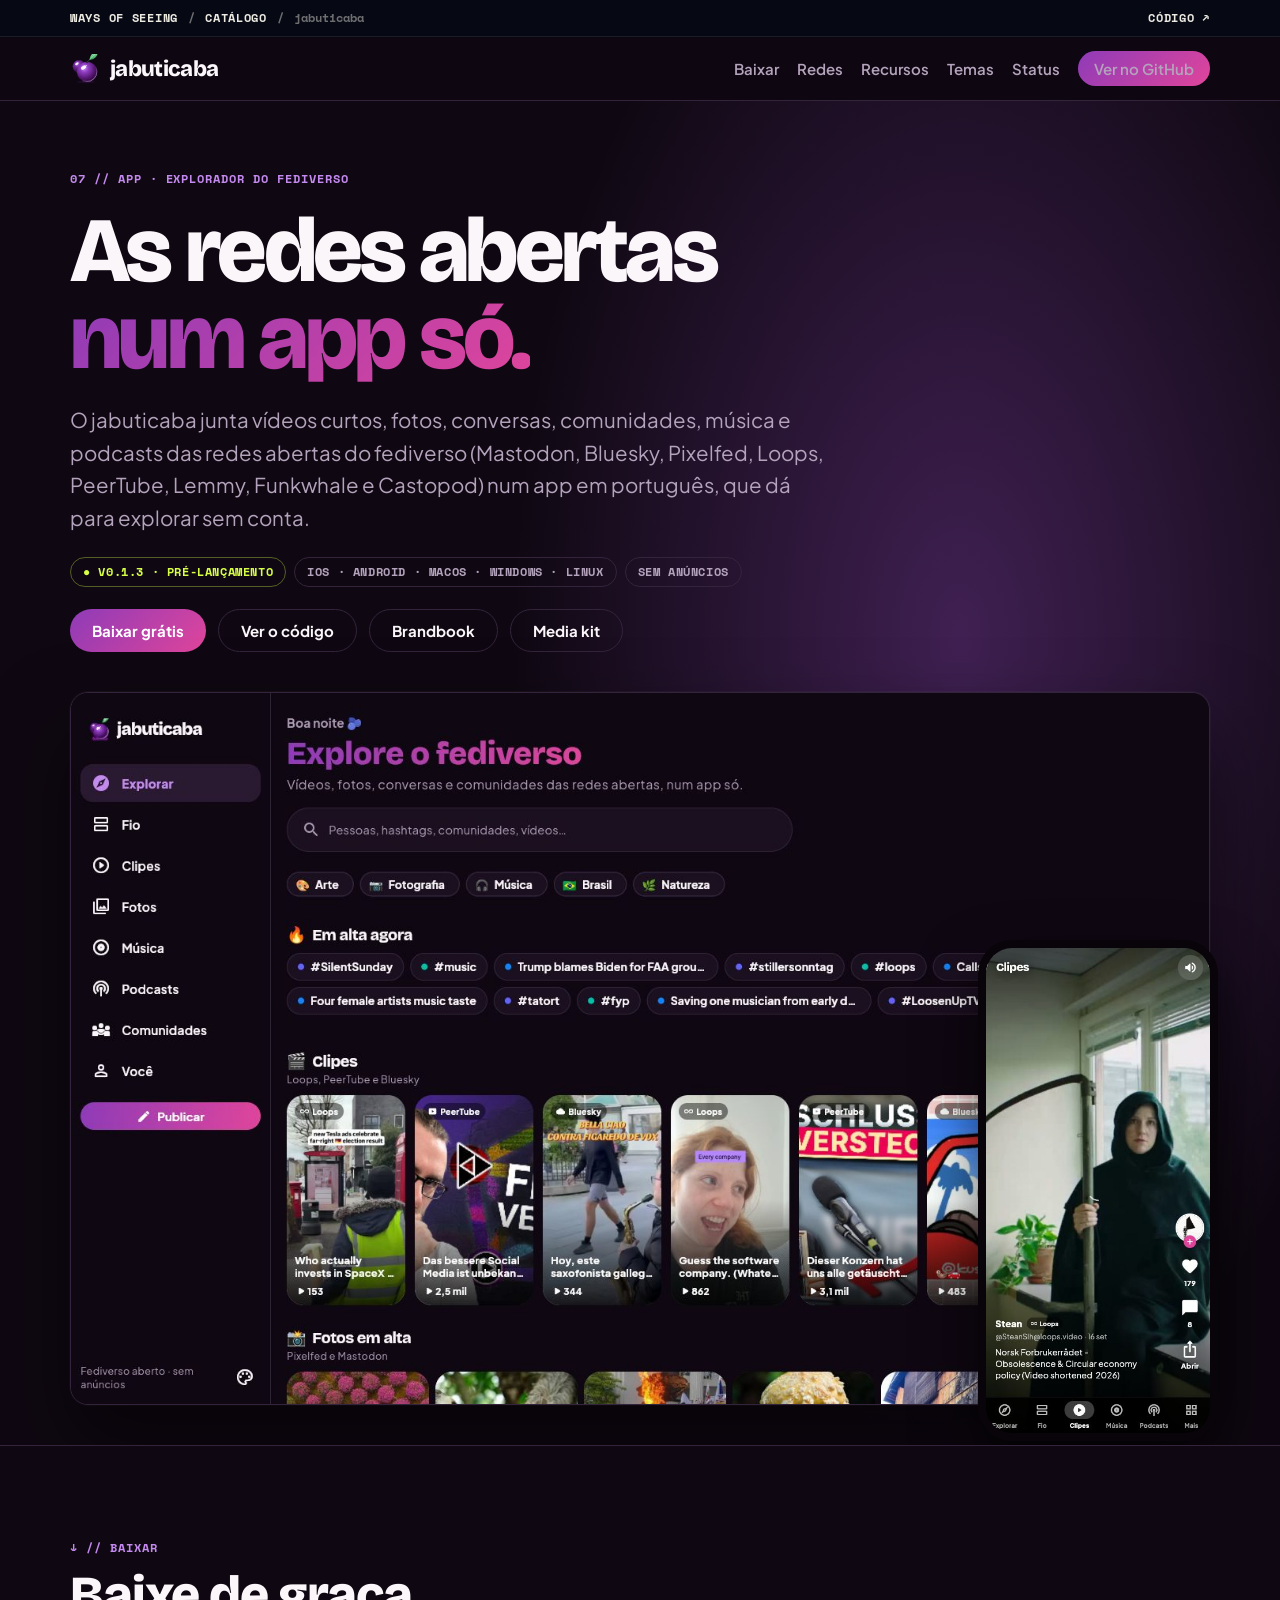
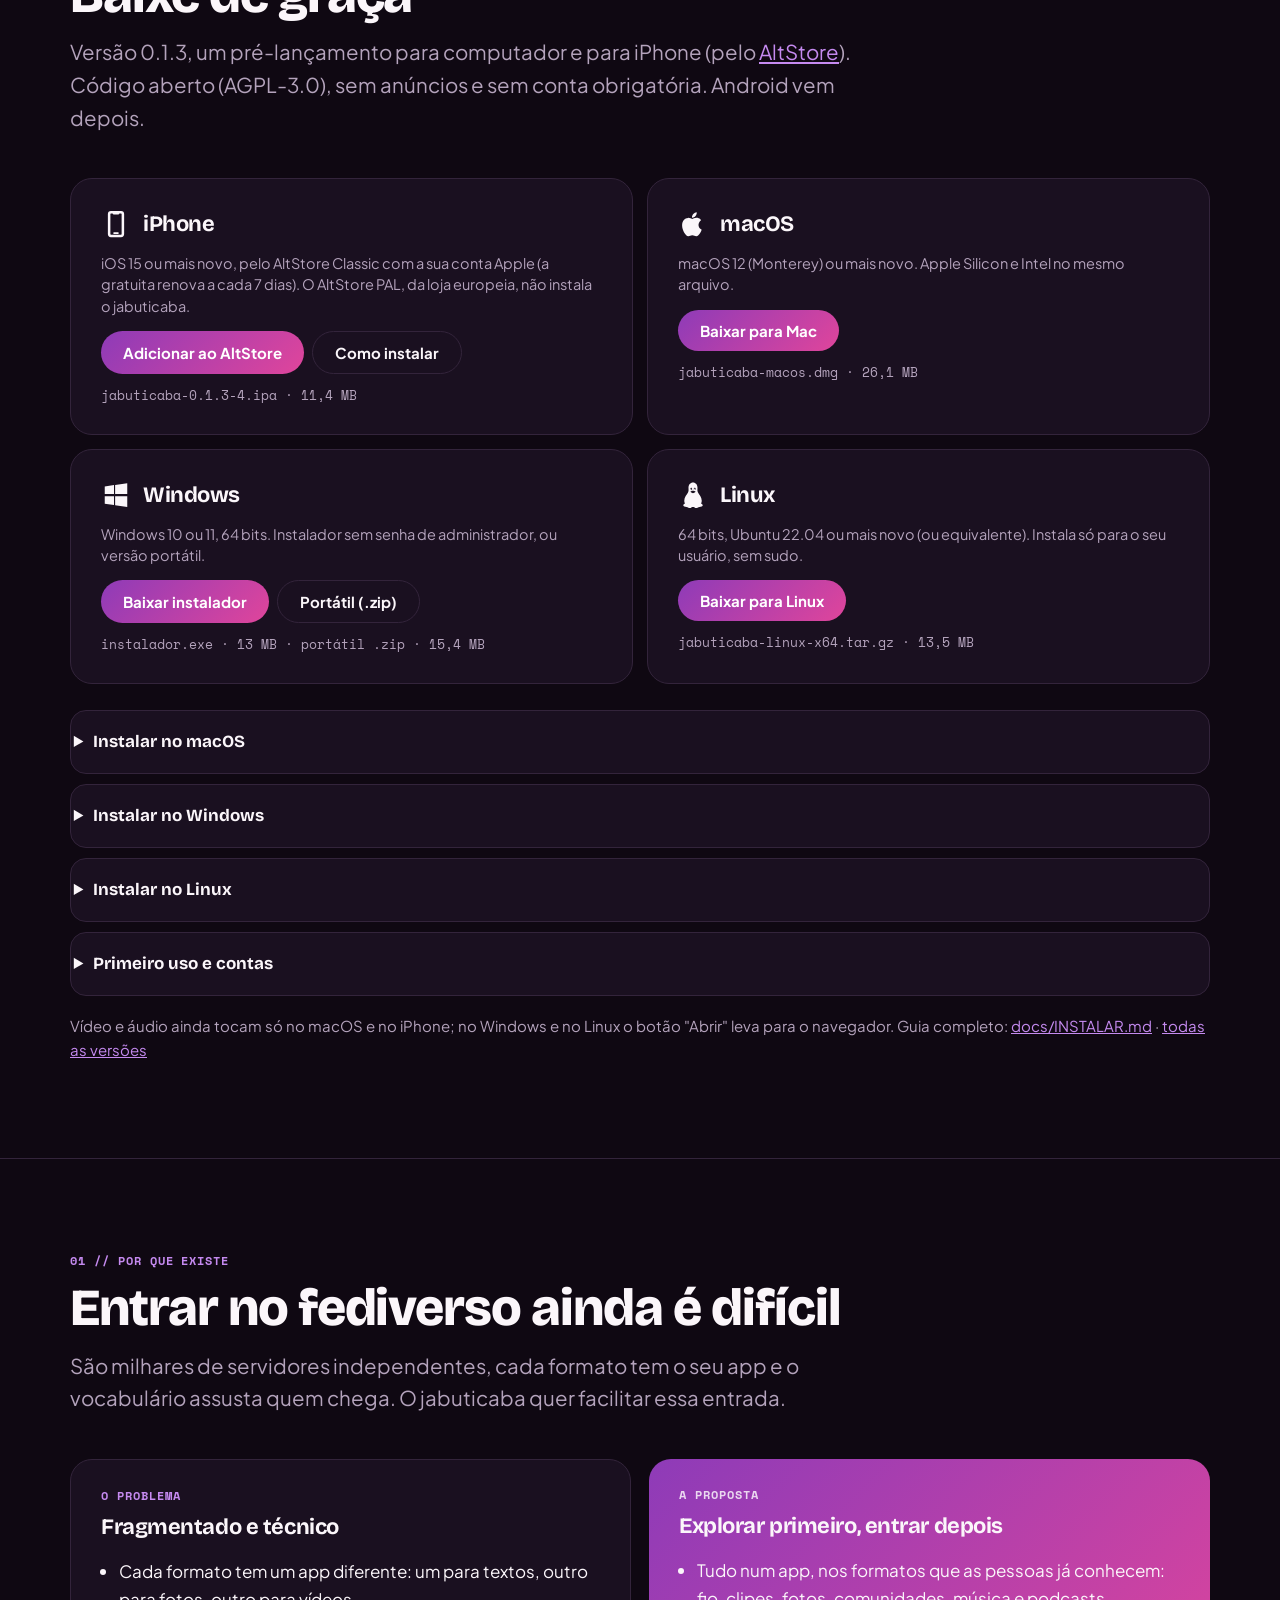
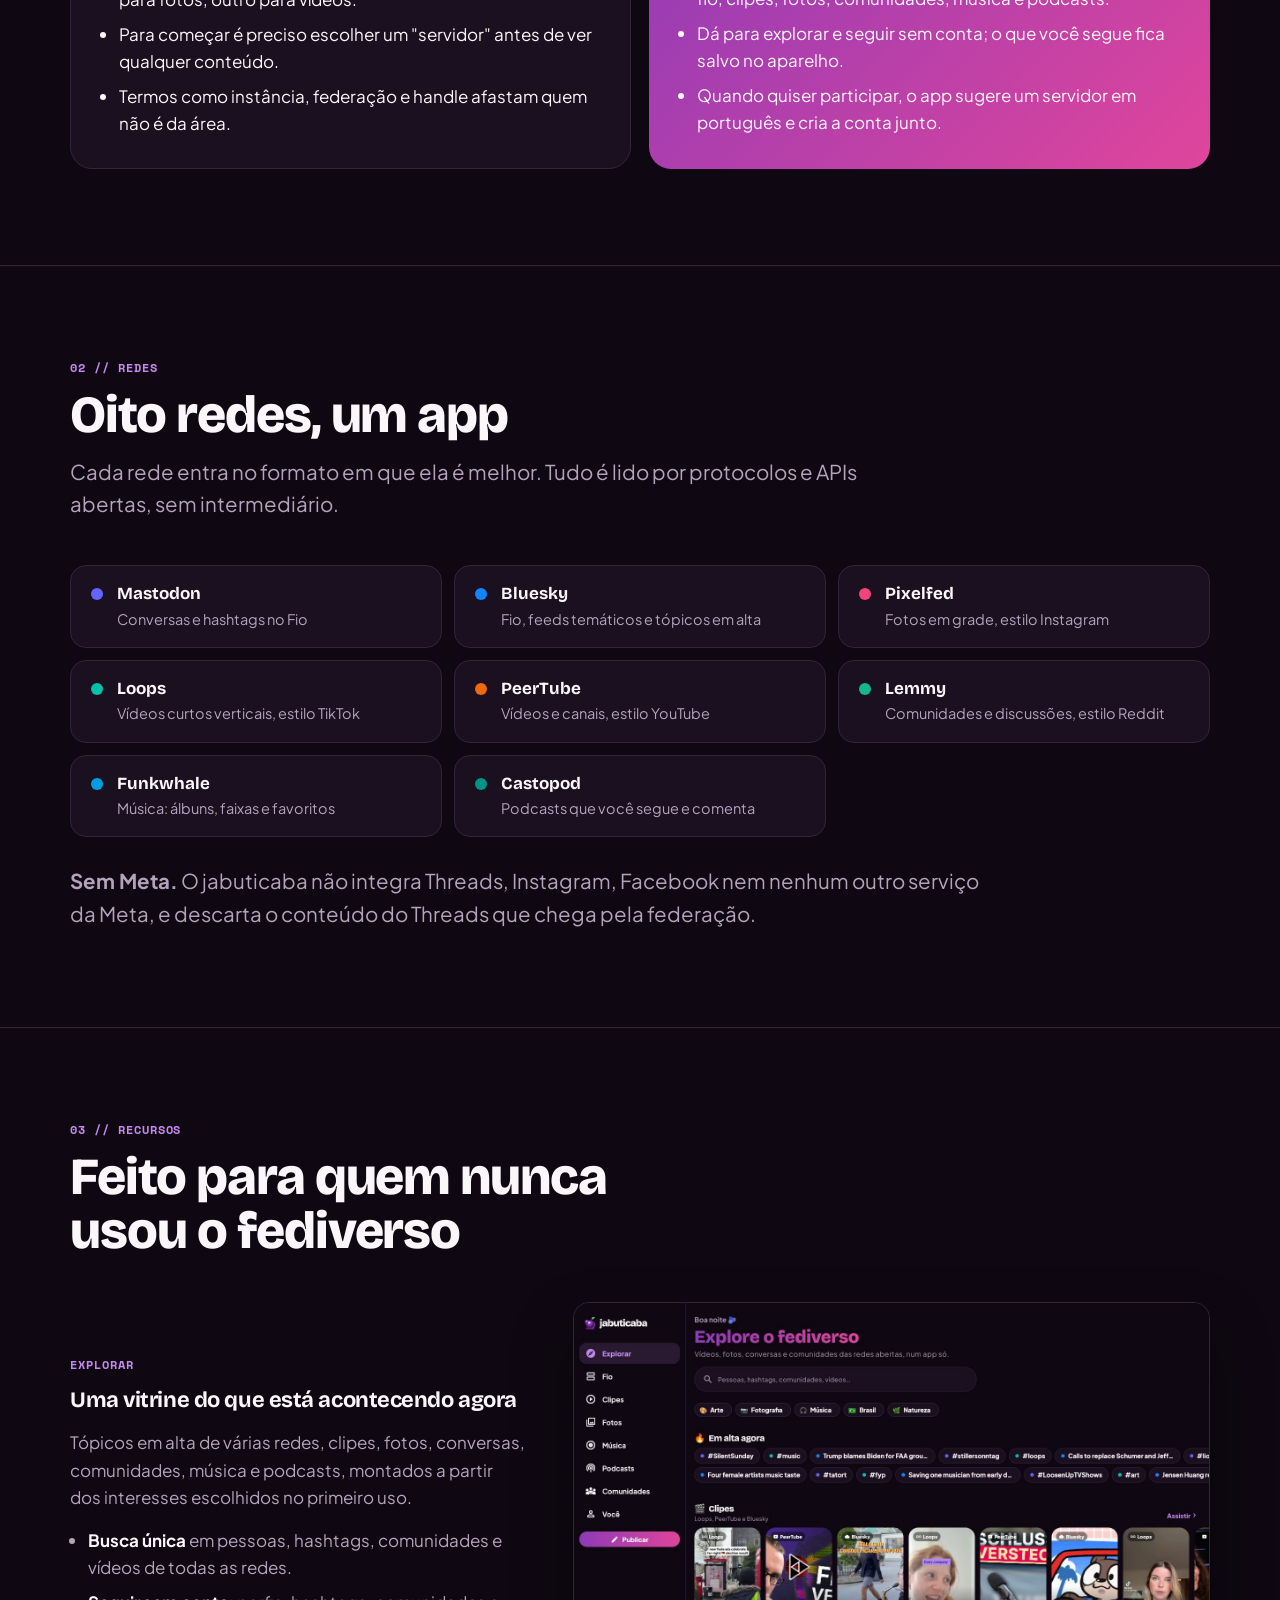
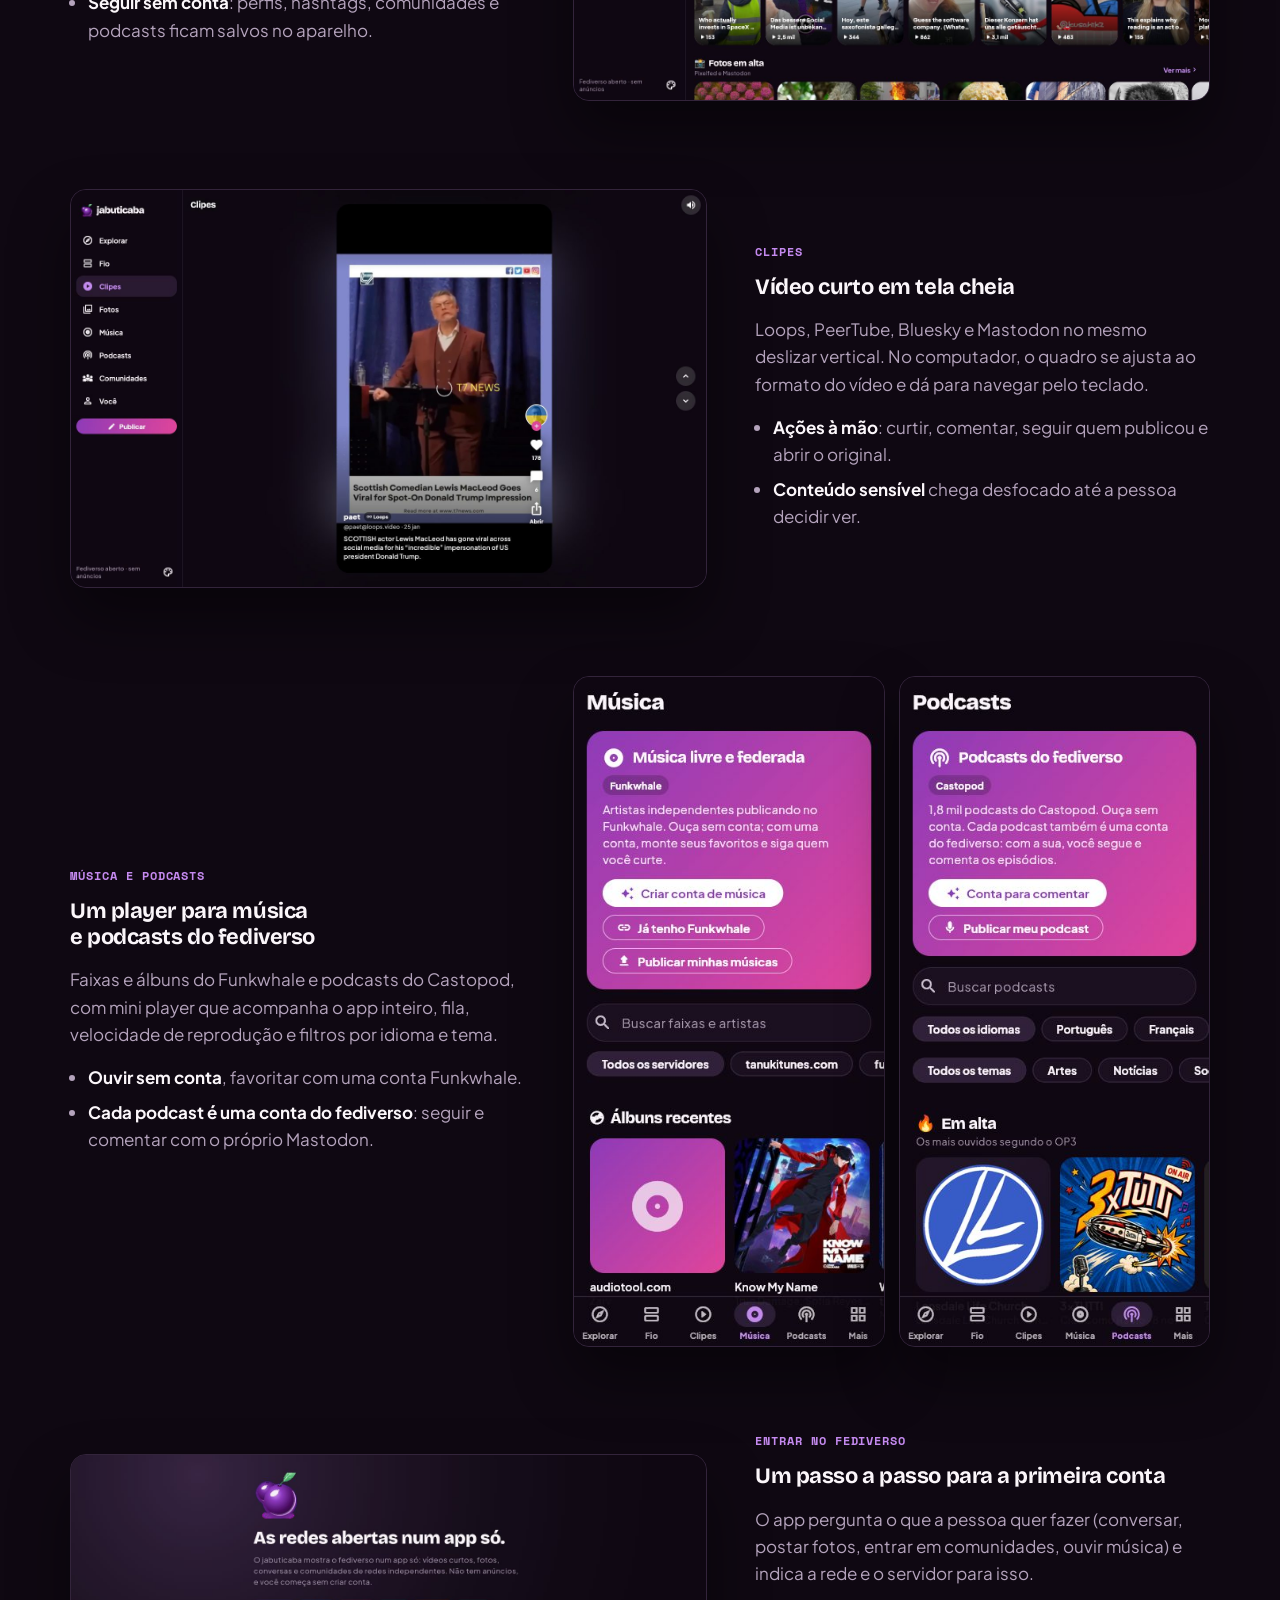
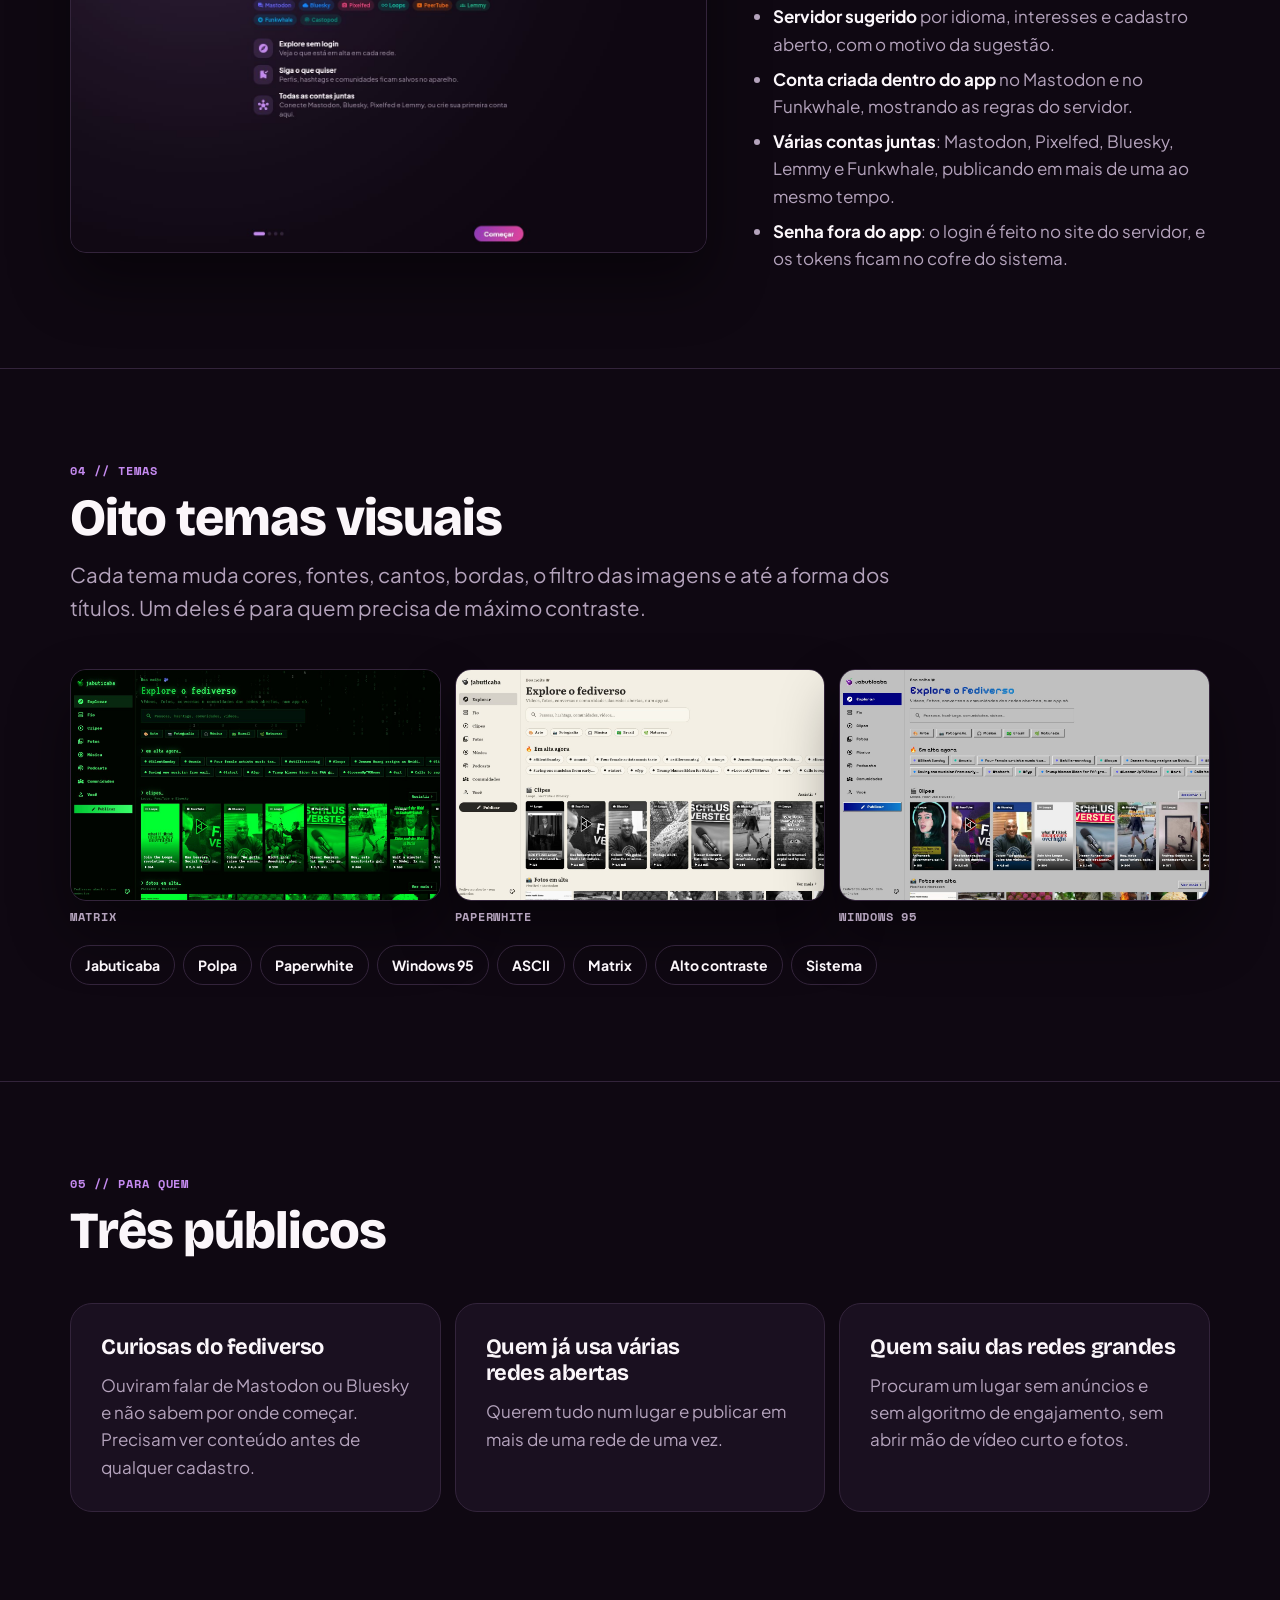
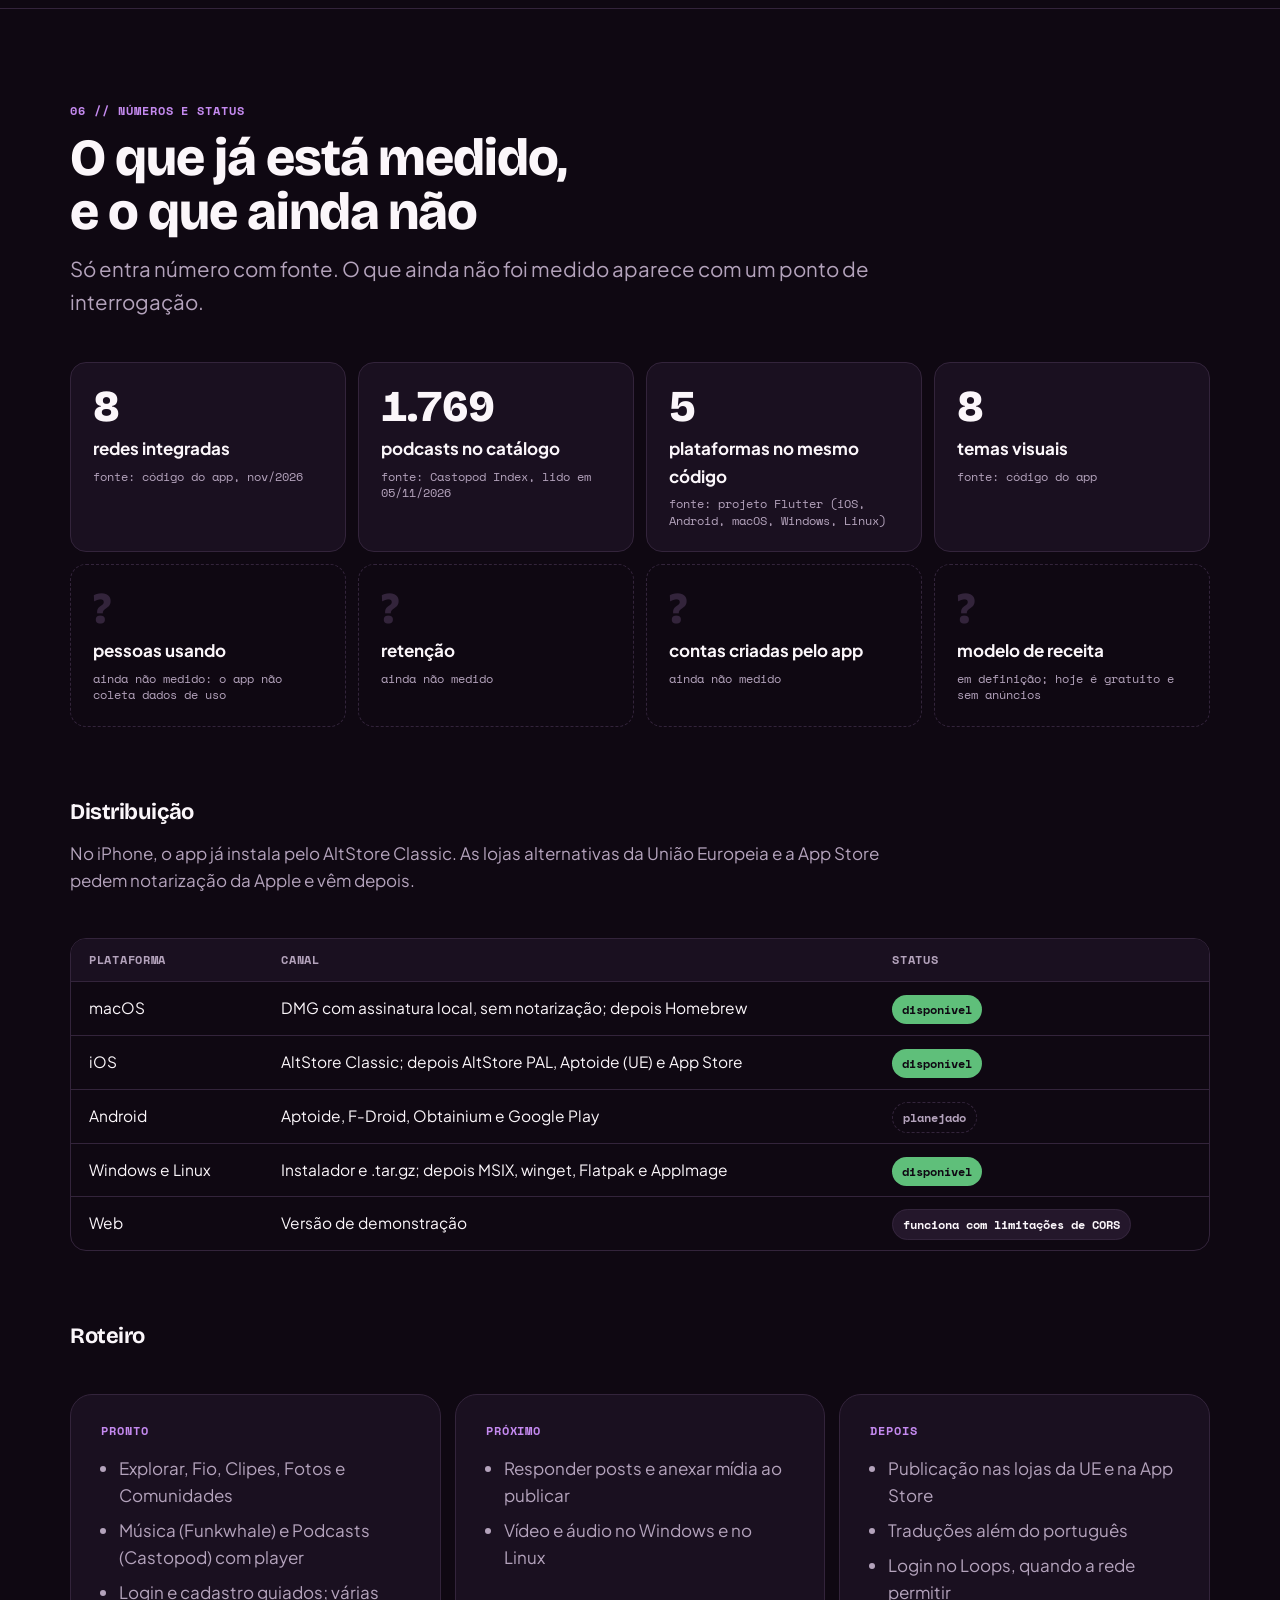
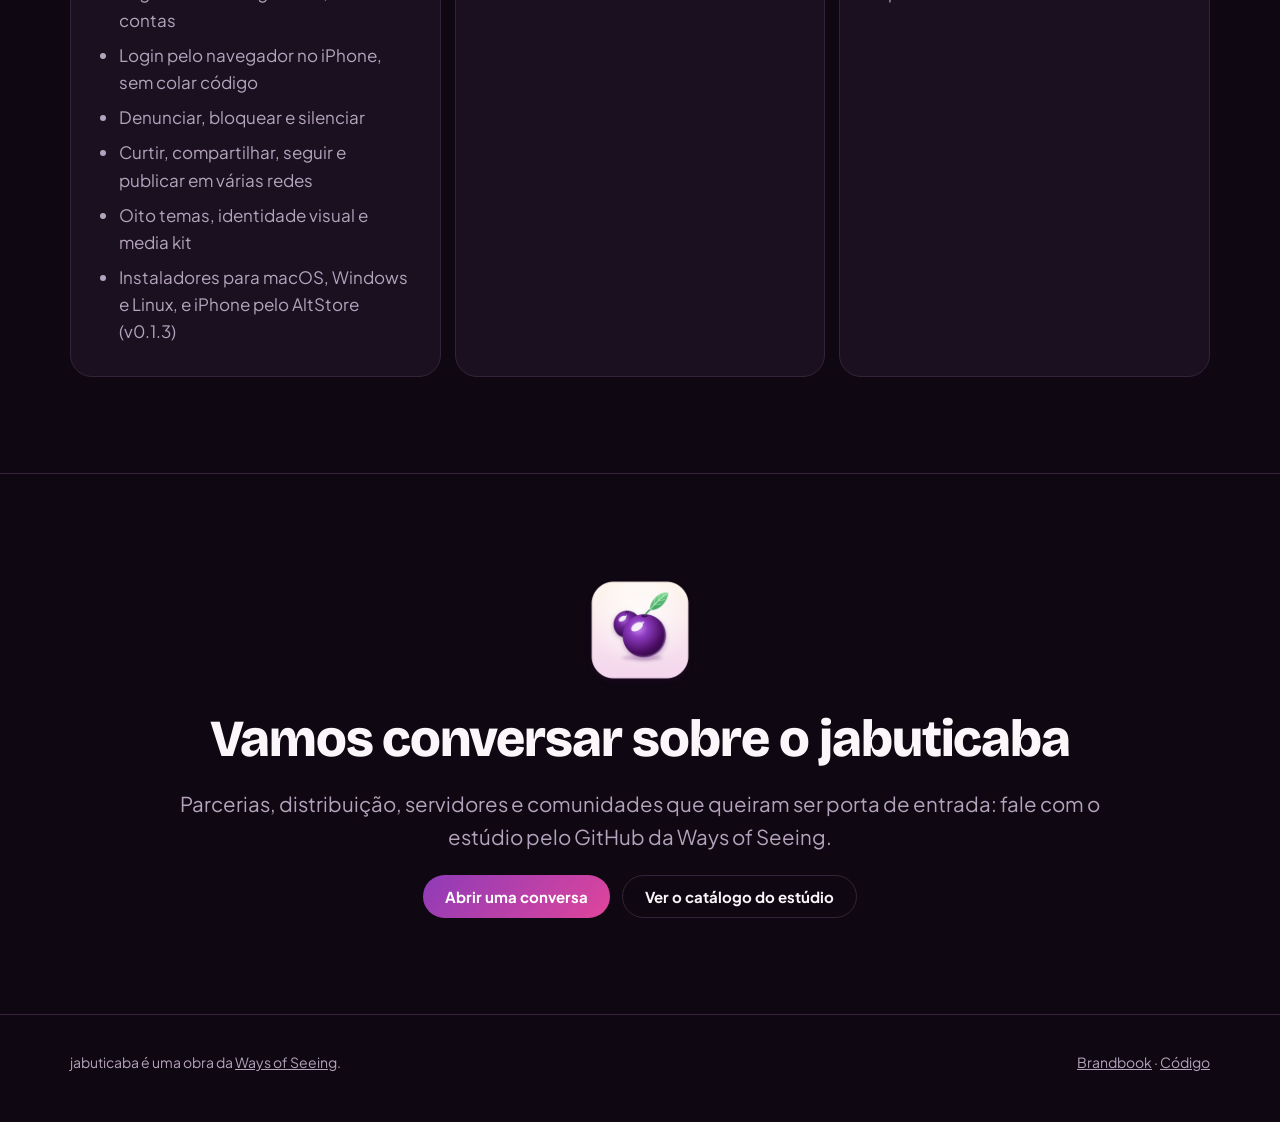
<file: site/index.html>
<!DOCTYPE html>
<html lang="pt-BR">
<head>
  <meta charset="UTF-8">
  <meta name="viewport" content="width=device-width, initial-scale=1.0, viewport-fit=cover">
  <title>jabuticaba · Ways of Seeing</title>
  <meta name="description" content="jabuticaba: as redes abertas do fediverso num app só. Vídeos curtos, fotos, conversas, comunidades, música e podcasts, para explorar sem conta.">

  <meta property="og:type" content="website">
  <meta property="og:url" content="https://ways-of-seeing.github.io/jabuticaba/">
  <meta property="og:title" content="jabuticaba: as redes abertas num app só">
  <meta property="og:description" content="Mastodon, Bluesky, Pixelfed, Loops, PeerTube, Lemmy, Funkwhale e Castopod num app só, para iOS, Android, macOS, Windows e Linux. Sem anúncios e sem nada da Meta.">
  <meta property="og:image" content="https://ways-of-seeing.github.io/jabuticaba/img/og.png">
  <meta property="og:image:width" content="1200">
  <meta property="og:image:height" content="630">
  <meta property="og:locale" content="pt_BR">
  <meta property="og:site_name" content="Ways of Seeing">
  <meta name="twitter:card" content="summary_large_image">
  <meta name="twitter:image" content="https://ways-of-seeing.github.io/jabuticaba/img/og.png">
  <link rel="canonical" href="https://ways-of-seeing.github.io/jabuticaba/">
  <meta name="theme-color" content="#0F0812">

  <link rel="icon" type="image/svg+xml" href="img/logo.svg">
  <link rel="apple-touch-icon" href="img/icone.png">

  <link rel="preconnect" href="https://fonts.googleapis.com">
  <link rel="preconnect" href="https://fonts.gstatic.com" crossorigin>
  <link href="https://fonts.googleapis.com/css2?family=Bricolage+Grotesque:opsz,wght@12..96,700;12..96,800&family=Plus+Jakarta+Sans:wght@400;500;600;700;800&family=Space+Mono:wght@400;700&display=swap" rel="stylesheet">

  <style>
    /* Página de produto do catálogo Ways of Seeing. A moldura (barra, rótulos
       em Space Mono, "01 //") é do estúdio; o miolo usa a marca do produto. */
    :root {
      --casca: #0F0812;
      --casca-2: #1A1020;
      --casca-3: #24172B;
      --linha: #33243B;
      --polpa: #FBF6FA;
      --muted: #B4A3BC;
      --brilho: #C58AF0;
      --ameixa: #7B2D9E;
      --magenta: #E0459B;
      --folha: #5FBF7A;
      --grad: linear-gradient(135deg, #8E3BB8, #E0459B);
      --wos-ink: #060914;
      --wos-volt: #D8FF47;

      --display: 'Bricolage Grotesque', 'Avenir Next', system-ui, sans-serif;
      --body: 'Plus Jakarta Sans', system-ui, sans-serif;
      --mono: 'Space Mono', ui-monospace, Menlo, monospace;
      --r: 22px;
      color-scheme: dark;
    }
    * { box-sizing: border-box; }
    html { scroll-behavior: smooth; }
    @media (prefers-reduced-motion: reduce) { html { scroll-behavior: auto; } }
    body {
      margin: 0;
      background: var(--casca);
      color: var(--polpa);
      font: 400 17px/1.6 var(--body);
      -webkit-font-smoothing: antialiased;
    }
    img { max-width: 100%; height: auto; display: block; }
    a { color: var(--brilho); }
    :focus-visible { outline: 2px solid var(--brilho); outline-offset: 3px; border-radius: 6px; }
    .wrap {
      max-width: 1180px;
      margin: 0 auto;
      padding-left: max(20px, env(safe-area-inset-left, 0px));
      padding-right: max(20px, env(safe-area-inset-right, 0px));
    }
    h1, h2, h3 { font-family: var(--display); letter-spacing: -.02em; margin: 0; text-wrap: balance; }
    h2 { font-size: clamp(32px, 4.6vw, 52px); font-weight: 800; line-height: 1.04; }
    h3 { font-size: 22px; font-weight: 700; line-height: 1.2; }
    p { margin: 0; }
    .lead { font-size: clamp(18px, 1.6vw, 21px); color: var(--muted); max-width: 62ch; }
    .hud { font: 700 12px/1 var(--mono); letter-spacing: .08em; text-transform: uppercase; color: var(--brilho); }
    .muted { color: var(--muted); }

    /* Barra do estúdio */
    .studio-bar { background: var(--wos-ink); border-bottom: 1px solid rgba(255,255,255,.08); }
    .studio-bar .wrap { display: flex; align-items: center; justify-content: space-between; gap: 12px; padding-block: 12px; }
    .studio-bar a { color: #EDEAE2; text-decoration: none; font: 700 12px/1 var(--mono); letter-spacing: .06em; text-transform: uppercase; }
    .studio-bar a:hover { color: var(--wos-volt); }
    .studio-bar .crumb { display: flex; gap: 10px; align-items: center; flex-wrap: wrap; }
    .studio-bar .crumb span { color: rgba(237,234,226,.45); font: 700 12px/1 var(--mono); }

    /* Navegação do produto */
    nav.product {
      position: sticky; top: 0; z-index: 10;
      background: rgba(15,8,18,.86);
      backdrop-filter: blur(16px); -webkit-backdrop-filter: blur(16px);
      border-bottom: 1px solid var(--linha);
    }
    nav.product .wrap { display: flex; align-items: center; gap: 22px; padding-block: 14px; }
    .wordmark { display: flex; align-items: center; gap: 10px; font: 800 22px/1 var(--display); letter-spacing: -.03em; color: var(--polpa); text-decoration: none; }
    .wordmark img { width: 30px; height: 30px; }
    nav.product .links { display: flex; gap: 18px; margin-left: auto; align-items: center; }
    nav.product .links a { color: var(--muted); text-decoration: none; font-weight: 600; font-size: 15px; }
    nav.product .links a:hover { color: var(--polpa); }
    .btn {
      display: inline-flex; align-items: center; gap: 8px; justify-content: center;
      padding: 13px 22px; border-radius: 999px; font: 700 15px/1 var(--body);
      text-decoration: none; color: #fff; background: var(--grad); border: 0; cursor: pointer;
    }
    .btn.ghost { background: transparent; color: var(--polpa); border: 1px solid var(--linha); }
    .btn.ghost:hover { border-color: var(--brilho); }
    .btn.sm { padding: 10px 16px; font-size: 14px; }
    @media (max-width: 760px) { nav.product .links a:not(.btn) { display: none; } }

    /* Hero */
    .hero { position: relative; overflow: hidden; }
    .hero::before {
      content: ""; position: absolute; inset: -20% -10% auto auto; width: 70%; height: 120%;
      background: radial-gradient(closest-side, rgba(155,77,202,.35), transparent);
      pointer-events: none;
    }
    .hero .wrap { position: relative; display: grid; grid-template-columns: 1fr; gap: 40px; padding-block: 72px 40px; }
    .hero h1 { font-size: clamp(46px, 7.4vw, 92px); font-weight: 800; line-height: .95; letter-spacing: -.04em; }
    .hero h1 em { font-style: normal; background: var(--grad); -webkit-background-clip: text; background-clip: text; color: transparent; }
    .hero .copy { display: grid; gap: 22px; max-width: 760px; }
    .badges { display: flex; gap: 8px; flex-wrap: wrap; }
    .badge { font: 700 12px/1 var(--mono); padding: 8px 12px; border-radius: 999px; border: 1px solid var(--linha); color: var(--muted); text-transform: uppercase; letter-spacing: .05em; }
    .badge.live { color: var(--wos-volt); border-color: rgba(216,255,71,.35); }
    .cta { display: flex; gap: 12px; flex-wrap: wrap; }
    .stage { position: relative; }
    .stage .desk {
      border-radius: 18px; overflow: hidden; border: 1px solid var(--linha);
      box-shadow: 0 40px 80px rgba(0,0,0,.55), 0 0 0 1px rgba(255,255,255,.03);
    }
    .stage .phone {
      position: absolute; right: -8px; bottom: -36px; width: min(23%, 240px);
      border-radius: 34px; overflow: hidden; border: 8px solid #08040A;
      box-shadow: 0 30px 60px rgba(0,0,0,.6);
    }
    @media (max-width: 700px) { .stage .phone { width: 34%; right: 0; bottom: -24px; border-width: 5px; border-radius: 22px; } }

    section { padding-block: 96px; border-top: 1px solid var(--linha); }
    section .head { display: grid; gap: 14px; margin-bottom: 44px; max-width: 820px; }

    /* Problema / proposta */
    .split { display: grid; grid-template-columns: repeat(2, minmax(0, 1fr)); gap: 18px; }
    .panel { background: var(--casca-2); border: 1px solid var(--linha); border-radius: var(--r); padding: 30px; display: grid; gap: 12px; align-content: start; min-width: 0; }
    .panel.hl { background: var(--grad); border: 0; }
    .panel.hl .hud { color: rgba(255,255,255,.8); }
    .panel ul { margin: 6px 0 0; padding-left: 18px; display: grid; gap: 8px; }
    @media (max-width: 760px) { .split { grid-template-columns: 1fr; } }


    /* Baixar */
    .dl { display: grid; grid-template-columns: repeat(2, minmax(0, 1fr)); gap: 14px; }
    .dl .panel { gap: 14px; }
    .dl .os { display: flex; align-items: center; gap: 12px; }
    .dl .os svg { width: 30px; height: 30px; fill: var(--polpa); flex: none; }
    .dl .req { color: var(--muted); font-size: 14.5px; line-height: 1.45; margin: 0; }
    .dl .btns { display: flex; flex-wrap: wrap; gap: 8px; }
    .dl .file { font: 400 12.5px/1.3 var(--mono); color: var(--muted); word-break: break-all; }
    .howto { display: grid; gap: 10px; margin-top: 26px; }
    .howto details { background: var(--casca-2); border: 1px solid var(--linha); border-radius: 16px; padding: 4px 22px; }
    .howto summary { cursor: pointer; padding: 16px 0; font: 700 17px/1.3 var(--display); list-style-position: outside; }
    .howto details[open] summary { border-bottom: 1px solid var(--linha); margin-bottom: 12px; }
    .howto ol, .howto ul { margin: 0 0 18px; padding-left: 20px; display: grid; gap: 8px; color: var(--muted); }
    .howto b { color: var(--polpa); }
    .howto code { font: 400 13.5px/1.5 var(--mono); background: rgba(255,255,255,.06); padding: 2px 7px; border-radius: 6px; color: var(--polpa); word-break: break-all; }
    .note { margin-top: 18px; color: var(--muted); font-size: 15px; }
    @media (max-width: 680px) { .dl { grid-template-columns: 1fr; } }

    /* Redes */
    .nets { display: grid; grid-template-columns: repeat(3, minmax(0, 1fr)); gap: 12px; }
    .net { display: grid; grid-template-columns: 12px minmax(0,1fr); gap: 4px 14px; align-items: baseline; padding: 18px 20px; border-radius: 16px; background: var(--casca-2); border: 1px solid var(--linha); }
    .net i { width: 12px; height: 12px; border-radius: 50%; translate: 0 1px; }
    .net b { font: 700 17px/1.2 var(--display); }
    .net span { grid-column: 2; color: var(--muted); font-size: 14.5px; line-height: 1.4; }
    @media (max-width: 900px) { .nets { grid-template-columns: repeat(2, minmax(0, 1fr)); } }
    @media (max-width: 540px) { .nets { grid-template-columns: 1fr; } }

    /* Recursos */
    .feature { display: grid; grid-template-columns: minmax(0, 5fr) minmax(0, 7fr); gap: 48px; align-items: center; }
    .feature + .feature { margin-top: 88px; }
    .feature.flip { grid-template-columns: minmax(0, 7fr) minmax(0, 5fr); }
    .feature.flip .text { order: 2; }
    .feature .text { display: grid; gap: 16px; }
    .feature .text ul { margin: 0; padding-left: 18px; display: grid; gap: 8px; color: var(--muted); }
    .feature .text ul b { color: var(--polpa); font-weight: 700; }
    .shot { border-radius: 16px; overflow: hidden; border: 1px solid var(--linha); box-shadow: 0 30px 60px rgba(0,0,0,.45); background: var(--casca-2); }
    .shot-pair { display: grid; grid-template-columns: minmax(0, 1fr) minmax(0, 1fr); gap: 14px; }
    @media (max-width: 860px) {
      .feature, .feature.flip { grid-template-columns: 1fr; gap: 26px; }
      .feature.flip .text { order: 0; }
    }

    /* Temas */
    .themes { display: grid; grid-template-columns: repeat(3, minmax(0, 1fr)); gap: 14px; }
    .themes figure { margin: 0; display: grid; gap: 10px; }
    .themes figcaption { font: 700 12px/1 var(--mono); letter-spacing: .06em; text-transform: uppercase; color: var(--muted); }
    @media (max-width: 760px) { .themes { grid-template-columns: 1fr; } }
    .chips { display: flex; flex-wrap: wrap; gap: 8px; margin-top: 22px; }
    .chip { padding: 8px 14px; border-radius: 999px; border: 1px solid var(--linha); font-weight: 700; font-size: 14px; }

    /* Números */
    .facts { display: grid; grid-template-columns: repeat(4, minmax(0, 1fr)); gap: 12px; }
    .fact { padding: 22px; border-radius: 16px; background: var(--casca-2); border: 1px solid var(--linha); display: grid; gap: 6px; align-content: start; min-width: 0; }
    .fact .n { font: 800 44px/1 var(--display); letter-spacing: -.03em; font-variant-numeric: tabular-nums; }
    .fact .l { font-weight: 700; }
    .fact .src { font: 400 12px/1.4 var(--mono); color: var(--muted); }
    .fact.blank { background: transparent; border: 1.5px dashed var(--linha); }
    .fact.blank .n { color: var(--linha); }
    @media (max-width: 900px) { .facts { grid-template-columns: repeat(2, minmax(0, 1fr)); } }
    @media (max-width: 480px) { .facts { grid-template-columns: 1fr; } }

    /* Distribuição e roadmap */
    .table-wrap { overflow-x: auto; border: 1px solid var(--linha); border-radius: 16px; }
    table { width: 100%; border-collapse: collapse; min-width: 560px; font-size: 15.5px; }
    th, td { text-align: left; padding: 14px 18px; border-bottom: 1px solid var(--linha); vertical-align: top; }
    th { font: 700 12px/1.2 var(--mono); letter-spacing: .06em; text-transform: uppercase; color: var(--muted); background: var(--casca-2); }
    tr:last-child td { border-bottom: 0; }
    .st { font: 700 12px/1 var(--mono); padding: 6px 10px; border-radius: 999px; white-space: nowrap; }
    .st.ok { color: #0F0812; background: var(--folha); }
    .st.wip { color: var(--polpa); background: var(--casca-3); border: 1px solid var(--linha); }
    .st.plan { color: var(--muted); border: 1px dashed var(--linha); }
    .roadmap { display: grid; grid-template-columns: repeat(3, minmax(0, 1fr)); gap: 14px; }
    .roadmap .panel ul { color: var(--muted); }
    @media (max-width: 860px) { .roadmap { grid-template-columns: 1fr; } }

    /* Público */
    .audience { display: grid; grid-template-columns: repeat(3, minmax(0, 1fr)); gap: 14px; }
    @media (max-width: 860px) { .audience { grid-template-columns: 1fr; } }

    /* Fechamento */
    .closing { text-align: center; }
    .closing .wrap { display: grid; justify-items: center; gap: 22px; }
    .closing img.icon { width: 120px; height: 120px; }
    footer { border-top: 1px solid var(--linha); padding-block: 36px 48px; color: var(--muted); font-size: 14px; }
    footer .wrap { display: flex; justify-content: space-between; gap: 14px; flex-wrap: wrap; }
    footer a { color: var(--muted); }
  </style>
</head>
<body>

  <div class="studio-bar">
    <div class="wrap">
      <div class="crumb">
        <a href="https://ways-of-seeing.github.io/">Ways of Seeing</a><span>/</span><a href="https://ways-of-seeing.github.io/#catalogo">Catálogo</a><span>/</span><span>jabuticaba</span>
      </div>
      <a href="https://github.com/Ways-of-Seeing/jabuticaba" target="_blank" rel="noopener">Código ↗</a>
    </div>
  </div>

  <nav class="product" aria-label="jabuticaba">
    <div class="wrap">
      <a class="wordmark" href="#topo"><img src="img/logo.svg" alt="">jabuticaba</a>
      <div class="links">
        <a href="#baixar">Baixar</a>
        <a href="#redes">Redes</a>
        <a href="#recursos">Recursos</a>
        <a href="#temas">Temas</a>
        <a href="#status">Status</a>
        <a class="btn sm" href="https://github.com/Ways-of-Seeing/jabuticaba" target="_blank" rel="noopener">Ver no GitHub</a>
      </div>
    </div>
  </nav>

  <header class="hero" id="topo">
    <div class="wrap">
      <div class="copy">
        <p class="hud">07 // App · Explorador do fediverso</p>
        <h1>As redes abertas <em>num app só.</em></h1>
        <p class="lead">O jabuticaba junta vídeos curtos, fotos, conversas, comunidades, música e podcasts das redes abertas do fediverso (Mastodon, Bluesky, Pixelfed, Loops, PeerTube, Lemmy, Funkwhale e Castopod) num app em português, que dá para explorar sem conta.</p>
        <div class="badges">
          <span class="badge live">● v0.1.3 · pré-lançamento</span>
          <span class="badge">iOS · Android · macOS · Windows · Linux</span>
          <span class="badge">Sem anúncios</span>
        </div>
        <div class="cta">
          <a class="btn" href="#baixar">Baixar grátis</a>
          <a class="btn ghost" href="https://github.com/Ways-of-Seeing/jabuticaba" target="_blank" rel="noopener">Ver o código</a>
          <a class="btn ghost" href="brandbook.html">Brandbook</a>
          <a class="btn ghost" href="https://github.com/Ways-of-Seeing/jabuticaba/tree/main/brand/media-kit" target="_blank" rel="noopener">Media kit</a>
        </div>
      </div>
      <div class="stage">
        <img class="desk" src="img/explorar.jpg" width="1440" height="900" alt="Tela Explorar do jabuticaba no computador: tópicos em alta e carrossel de clipes de Loops, PeerTube, Bluesky e Mastodon">
        <img class="phone" src="img/celular-clipes.jpg" width="390" height="844" alt="Clipes em tela cheia no celular, estilo vídeo curto vertical">
      </div>
    </div>
  </header>

  <main>
    <section id="baixar">
      <div class="wrap">
        <div class="head">
          <p class="hud">↓ // Baixar</p>
          <h2>Baixe de graça</h2>
          <p class="lead">Versão 0.1.3, um pré-lançamento para computador e para iPhone (pelo <a href="iphone.html">AltStore</a>). Código aberto (AGPL-3.0), sem anúncios e sem conta obrigatória. Android vem depois.</p>
        </div>
        <div class="dl">
          <div class="panel">
            <div class="os"><svg viewBox="0 0 24 24" aria-hidden="true"><path d="M8 1.5h8A2.5 2.5 0 0 1 18.5 4v16a2.5 2.5 0 0 1-2.5 2.5H8A2.5 2.5 0 0 1 5.5 20V4A2.5 2.5 0 0 1 8 1.5zm0 2a.5.5 0 0 0-.5.5v16c0 .28.22.5.5.5h8a.5.5 0 0 0 .5-.5V4a.5.5 0 0 0-.5-.5h-1.3a1 1 0 0 1-1 .8h-3.4a1 1 0 0 1-1-.8H8zm2.5 15h3a.75.75 0 0 1 0 1.5h-3a.75.75 0 0 1 0-1.5z"/></svg><h3>iPhone</h3></div>
            <p class="req">iOS 15 ou mais novo, pelo AltStore Classic com a sua conta Apple (a gratuita renova a cada 7 dias). O AltStore PAL, da loja europeia, não instala o jabuticaba.</p>
            <div class="btns"><a class="btn" href="altstore://source?url=https%3A%2F%2Fways-of-seeing.github.io%2Fjabuticaba%2Faltstore.json">Adicionar ao AltStore</a><a class="btn ghost" href="iphone.html">Como instalar</a></div>
            <span class="file">jabuticaba-0.1.3-4.ipa · 11,4 MB</span>
          </div>
          <div class="panel">
            <div class="os"><svg viewBox="0 0 24 24" aria-hidden="true"><path d="M16.4 12.6c0-2.4 2-3.6 2.1-3.7-1.1-1.7-2.9-1.9-3.5-1.9-1.5-.2-2.9.9-3.7.9-.8 0-1.9-.9-3.2-.8-1.6 0-3.1 1-4 2.4-1.7 3-.4 7.4 1.2 9.8.8 1.2 1.8 2.5 3 2.4 1.2 0 1.7-.8 3.1-.8 1.5 0 1.9.8 3.2.8 1.3 0 2.2-1.2 3-2.4.9-1.4 1.3-2.7 1.3-2.8 0 0-2.5-1-2.5-3.9zM14 5.5c.7-.8 1.1-1.9 1-3-1 0-2.1.7-2.8 1.5-.6.7-1.2 1.8-1 2.9 1 .1 2.1-.6 2.8-1.4z"/></svg><h3>macOS</h3></div>
            <p class="req">macOS 12 (Monterey) ou mais novo. Apple Silicon e Intel no mesmo arquivo.</p>
            <div class="btns"><a class="btn" href="https://github.com/Ways-of-Seeing/jabuticaba/releases/download/v0.1.3/jabuticaba-macos.dmg">Baixar para Mac</a></div>
            <span class="file">jabuticaba-macos.dmg · 26,1 MB</span>
          </div>
          <div class="panel">
            <div class="os"><svg viewBox="0 0 24 24" aria-hidden="true"><path d="M3 5.1 10.4 4v7.2H3zm0 13.8 7.4 1.1v-7.1H3zM11.3 3.9 21 2.5v8.7h-9.7zm0 16.2 9.7 1.4v-8.6h-9.7z"/></svg><h3>Windows</h3></div>
            <p class="req">Windows 10 ou 11, 64 bits. Instalador sem senha de administrador, ou versão portátil.</p>
            <div class="btns"><a class="btn" href="https://github.com/Ways-of-Seeing/jabuticaba/releases/download/v0.1.3/jabuticaba-windows-instalador.exe">Baixar instalador</a><a class="btn ghost" href="https://github.com/Ways-of-Seeing/jabuticaba/releases/download/v0.1.3/jabuticaba-windows-x64.zip">Portátil (.zip)</a></div>
            <span class="file">instalador.exe · 13 MB · portátil .zip · 15,4 MB</span>
          </div>
          <div class="panel">
            <div class="os"><svg viewBox="0 0 24 24" aria-hidden="true"><path d="M12 2c-2.2 0-3.6 1.8-3.6 4.4 0 1.3.3 2.2-.4 3.6-.9 1.6-3 3.9-3 6.6 0 .8.2 1.5.6 2.1-.6.4-1.4.6-1.4 1.4 0 1 1.4 1.1 2.6 1.4 1.2.3 1.9.9 2.8.9.8 0 1.2-.5 1.6-.8h1.6c.4.3.8.8 1.6.8.9 0 1.6-.6 2.8-.9 1.2-.3 2.6-.4 2.6-1.4 0-.8-.8-1-1.4-1.4.4-.6.6-1.3.6-2.1 0-2.7-2.1-5-3-6.6-.7-1.4-.4-2.3-.4-3.6C15.6 3.8 14.2 2 12 2zm-1.4 4.2c.4 0 .7.5.7 1.1 0 .3-.1.6-.2.8l-.5-.2c.1-.1.1-.3.1-.5 0-.3-.1-.5-.2-.5s-.2.2-.2.5v.2l-.4-.2v-.1c0-.6.3-1.1.7-1.1zm2.8 0c.4 0 .8.5.8 1.1v.3l-.5.1v-.4c0-.3-.1-.6-.3-.6-.1 0-.3.3-.3.6v.2l-.4.1-.1-.3c0-.6.4-1.1.8-1.1zM12 8.5c.6 0 1.6.4 1.9.6.2.1.2.3 0 .5-.6.5-1.2.9-1.9.9s-1.3-.4-1.9-.9c-.2-.2-.2-.4 0-.5.3-.2 1.3-.6 1.9-.6z"/></svg><h3>Linux</h3></div>
            <p class="req">64 bits, Ubuntu 22.04 ou mais novo (ou equivalente). Instala só para o seu usuário, sem sudo.</p>
            <div class="btns"><a class="btn" href="https://github.com/Ways-of-Seeing/jabuticaba/releases/download/v0.1.3/jabuticaba-linux-x64.tar.gz">Baixar para Linux</a></div>
            <span class="file">jabuticaba-linux-x64.tar.gz · 13,5 MB</span>
          </div>
        </div>

        <div class="howto">
          <details>
            <summary>Instalar no macOS</summary>
            <ol>
              <li>Abra o <b>jabuticaba-macos.dmg</b> e arraste o jabuticaba para a pasta <b>Aplicativos</b>.</li>
              <li>Abra o app pela pasta Aplicativos ou pelo Launchpad.</li>
              <li>Se aparecer <b>"a Apple não pôde verificá-lo"</b>: o app ainda não tem a assinatura paga da Apple, mas o código está todo aberto. Feche o aviso, vá em <b>Ajustes do Sistema → Privacidade e Segurança</b>, role até o jabuticaba e clique em <b>Abrir Mesmo Assim</b>. Só é preciso fazer isso uma vez.</li>
              <li>Se aparecer <b>"está danificado"</b>, abra o Terminal e rode <code>xattr -dr com.apple.quarantine /Applications/jabuticaba.app</code>.</li>
            </ol>
          </details>
          <details>
            <summary>Instalar no Windows</summary>
            <ol>
              <li>Abra o <b>jabuticaba-windows-instalador.exe</b>.</li>
              <li>Se o Windows mostrar <b>"O Windows protegeu o computador"</b>, clique em <b>Mais informações → Executar assim mesmo</b>. O aviso aparece porque o instalador ainda não tem assinatura digital paga.</li>
              <li>Siga os passos. O atalho fica no menu Iniciar (e na área de trabalho, se você marcar).</li>
              <li>Versão portátil: extraia o .zip e abra o <b>jabuticaba.exe</b>. Para desinstalar a versão instalada: Configurações → Aplicativos → jabuticaba.</li>
            </ol>
          </details>
          <details>
            <summary>Instalar no Linux</summary>
            <ol>
              <li>Extraia o arquivo: <code>tar -xzf jabuticaba-linux-x64.tar.gz</code></li>
              <li>Entre na pasta e rode <code>./instalar.sh</code>. O app vai para o menu de aplicativos, só para o seu usuário.</li>
              <li>Para usar sem instalar, abra <code>./jabuticaba</code> direto da pasta.</li>
              <li>Se o login das contas não ficar salvo, instale o <b>gnome-keyring</b> (ou o kwallet): é nele que o app guarda os códigos de acesso.</li>
            </ol>
          </details>
          <details>
            <summary>Primeiro uso e contas</summary>
            <ol>
              <li><b>Boas-vindas, interesses e tema:</b> escolha alguns assuntos para montar o Explorar e a cara do app. Dá para mudar tudo depois.</li>
              <li><b>Criar, conectar ou só explorar:</b> explorar não pede nada. Você segue perfis, hashtags, comunidades e podcasts, e tudo fica salvo no aparelho.</li>
              <li><b>Mastodon, Pixelfed e compatíveis:</b> digite seu endereço (<code>@voce@mastodon.social</code>). O login abre no navegador, no site do seu servidor; a senha nunca passa pelo app.</li>
              <li><b>Bluesky:</b> use uma <b>senha de app</b> (Configurações → Privacidade e segurança → Senhas de app), nunca a senha principal.</li>
              <li><b>Lemmy:</b> servidor, usuário e senha. <b>Funkwhale:</b> endereço do servidor de música e login no navegador.</li>
              <li><b>Ainda não tem conta?</b> Toque em <b>Criar uma conta</b>: o app sugere servidores abertos em português e, no Mastodon e no Funkwhale, faz o cadastro ali mesmo.</li>
            </ol>
          </details>
        </div>
        <p class="note">Vídeo e áudio ainda tocam só no macOS e no iPhone; no Windows e no Linux o botão "Abrir" leva para o navegador. Guia completo: <a href="https://github.com/Ways-of-Seeing/jabuticaba/blob/main/docs/INSTALAR.md" target="_blank" rel="noopener" style="color:var(--brilho)">docs/INSTALAR.md</a> · <a href="https://github.com/Ways-of-Seeing/jabuticaba/releases" target="_blank" rel="noopener" style="color:var(--brilho)">todas as versões</a></p>
      </div>
    </section>

    <section id="proposta">
      <div class="wrap">
        <div class="head">
          <p class="hud">01 // Por que existe</p>
          <h2>Entrar no fediverso ainda é difícil</h2>
          <p class="lead">São milhares de servidores independentes, cada formato tem o seu app e o vocabulário assusta quem chega. O jabuticaba quer facilitar essa entrada.</p>
        </div>
        <div class="split">
          <div class="panel">
            <p class="hud">O problema</p>
            <h3>Fragmentado e técnico</h3>
            <ul>
              <li>Cada formato tem um app diferente: um para textos, outro para fotos, outro para vídeos.</li>
              <li>Para começar é preciso escolher um "servidor" antes de ver qualquer conteúdo.</li>
              <li>Termos como instância, federação e handle afastam quem não é da área.</li>
            </ul>
          </div>
          <div class="panel hl">
            <p class="hud">A proposta</p>
            <h3>Explorar primeiro, entrar depois</h3>
            <ul>
              <li>Tudo num app, nos formatos que as pessoas já conhecem: fio, clipes, fotos, comunidades, música e podcasts.</li>
              <li>Dá para explorar e seguir sem conta; o que você segue fica salvo no aparelho.</li>
              <li>Quando quiser participar, o app sugere um servidor em português e cria a conta junto.</li>
            </ul>
          </div>
        </div>
      </div>
    </section>

    <section id="redes">
      <div class="wrap">
        <div class="head">
          <p class="hud">02 // Redes</p>
          <h2>Oito redes, um app</h2>
          <p class="lead">Cada rede entra no formato em que ela é melhor. Tudo é lido por protocolos e APIs abertas, sem intermediário.</p>
        </div>
        <div class="nets">
          <div class="net"><i style="background:#6364FF"></i><b>Mastodon</b><span>Conversas e hashtags no Fio</span></div>
          <div class="net"><i style="background:#1185FE"></i><b>Bluesky</b><span>Fio, feeds temáticos e tópicos em alta</span></div>
          <div class="net"><i style="background:#F0447A"></i><b>Pixelfed</b><span>Fotos em grade, estilo Instagram</span></div>
          <div class="net"><i style="background:#00C2A8"></i><b>Loops</b><span>Vídeos curtos verticais, estilo TikTok</span></div>
          <div class="net"><i style="background:#F1680D"></i><b>PeerTube</b><span>Vídeos e canais, estilo YouTube</span></div>
          <div class="net"><i style="background:#14B88A"></i><b>Lemmy</b><span>Comunidades e discussões, estilo Reddit</span></div>
          <div class="net"><i style="background:#009FE3"></i><b>Funkwhale</b><span>Música: álbuns, faixas e favoritos</span></div>
          <div class="net"><i style="background:#009486"></i><b>Castopod</b><span>Podcasts que você segue e comenta</span></div>
        </div>
        <p class="lead" style="margin-top:28px"><b>Sem Meta.</b> O jabuticaba não integra Threads, Instagram, Facebook nem nenhum outro serviço da Meta, e descarta o conteúdo do Threads que chega pela federação.</p>
      </div>
    </section>

    <section id="recursos">
      <div class="wrap">
        <div class="head">
          <p class="hud">03 // Recursos</p>
          <h2>Feito para quem nunca usou o fediverso</h2>
        </div>

        <div class="feature">
          <div class="text">
            <p class="hud">Explorar</p>
            <h3>Uma vitrine do que está acontecendo agora</h3>
            <p class="muted">Tópicos em alta de várias redes, clipes, fotos, conversas, comunidades, música e podcasts, montados a partir dos interesses escolhidos no primeiro uso.</p>
            <ul>
              <li><b>Busca única</b> em pessoas, hashtags, comunidades e vídeos de todas as redes.</li>
              <li><b>Seguir sem conta</b>: perfis, hashtags, comunidades e podcasts ficam salvos no aparelho.</li>
            </ul>
          </div>
          <div class="shot"><img src="img/explorar.jpg" width="1440" height="900" loading="lazy" alt="Explorar com interesses, tópicos em alta e clipes"></div>
        </div>

        <div class="feature flip">
          <div class="text">
            <p class="hud">Clipes</p>
            <h3>Vídeo curto em tela cheia</h3>
            <p class="muted">Loops, PeerTube, Bluesky e Mastodon no mesmo deslizar vertical. No computador, o quadro se ajusta ao formato do vídeo e dá para navegar pelo teclado.</p>
            <ul>
              <li><b>Ações à mão</b>: curtir, comentar, seguir quem publicou e abrir o original.</li>
              <li><b>Conteúdo sensível</b> chega desfocado até a pessoa decidir ver.</li>
            </ul>
          </div>
          <div class="shot"><img src="img/clipes.jpg" width="1440" height="900" loading="lazy" alt="Clipe vertical do Loops em tela cheia no computador"></div>
        </div>

        <div class="feature">
          <div class="text">
            <p class="hud">Música e podcasts</p>
            <h3>Um player para música e podcasts do fediverso</h3>
            <p class="muted">Faixas e álbuns do Funkwhale e podcasts do Castopod, com mini player que acompanha o app inteiro, fila, velocidade de reprodução e filtros por idioma e tema.</p>
            <ul>
              <li><b>Ouvir sem conta</b>, favoritar com uma conta Funkwhale.</li>
              <li><b>Cada podcast é uma conta do fediverso</b>: seguir e comentar com o próprio Mastodon.</li>
            </ul>
          </div>
          <div class="shot-pair">
            <div class="shot"><img src="img/celular-musica.jpg" width="390" height="844" loading="lazy" alt="Aba Música no celular com álbuns recentes e faixas novas"></div>
            <div class="shot"><img src="img/celular-podcasts.jpg" width="390" height="844" loading="lazy" alt="Aba Podcasts no celular com programas em alta e filtros"></div>
          </div>
        </div>

        <div class="feature flip">
          <div class="text">
            <p class="hud">Entrar no fediverso</p>
            <h3>Um passo a passo para a primeira conta</h3>
            <p class="muted">O app pergunta o que a pessoa quer fazer (conversar, postar fotos, entrar em comunidades, ouvir música) e indica a rede e o servidor para isso.</p>
            <ul>
              <li><b>Servidor sugerido</b> por idioma, interesses e cadastro aberto, com o motivo da sugestão.</li>
              <li><b>Conta criada dentro do app</b> no Mastodon e no Funkwhale, mostrando as regras do servidor.</li>
              <li><b>Várias contas juntas</b>: Mastodon, Pixelfed, Bluesky, Lemmy e Funkwhale, publicando em mais de uma ao mesmo tempo.</li>
              <li><b>Senha fora do app</b>: o login é feito no site do servidor, e os tokens ficam no cofre do sistema.</li>
            </ul>
          </div>
          <div class="shot"><img src="img/onboarding.jpg" width="1440" height="900" loading="lazy" alt="Boas-vindas do jabuticaba com as redes suportadas"></div>
        </div>
      </div>
    </section>

    <section id="temas">
      <div class="wrap">
        <div class="head">
          <p class="hud">04 // Temas</p>
          <h2>Oito temas visuais</h2>
          <p class="lead">Cada tema muda cores, fontes, cantos, bordas, o filtro das imagens e até a forma dos títulos. Um deles é para quem precisa de máximo contraste.</p>
        </div>
        <div class="themes">
          <figure><div class="shot"><img src="img/tema-matrix.jpg" width="1440" height="900" loading="lazy" alt="Tema Matrix: verde fósforo sobre preto com chuva de caracteres"></div><figcaption>Matrix</figcaption></figure>
          <figure><div class="shot"><img src="img/tema-paperwhite.jpg" width="1440" height="900" loading="lazy" alt="Tema Paperwhite: papel creme e serifa, como um leitor de livros"></div><figcaption>Paperwhite</figcaption></figure>
          <figure><div class="shot"><img src="img/tema-win95.jpg" width="1440" height="900" loading="lazy" alt="Tema Windows 95: cinza, relevo e barra azul"></div><figcaption>Windows 95</figcaption></figure>
        </div>
        <div class="chips">
          <span class="chip">Jabuticaba</span><span class="chip">Polpa</span><span class="chip">Paperwhite</span><span class="chip">Windows 95</span>
          <span class="chip">ASCII</span><span class="chip">Matrix</span><span class="chip">Alto contraste</span><span class="chip">Sistema</span>
        </div>
      </div>
    </section>

    <section id="publico">
      <div class="wrap">
        <div class="head">
          <p class="hud">05 // Para quem</p>
          <h2>Três públicos</h2>
        </div>
        <div class="audience">
          <div class="panel"><h3>Curiosas do fediverso</h3><p class="muted">Ouviram falar de Mastodon ou Bluesky e não sabem por onde começar. Precisam ver conteúdo antes de qualquer cadastro.</p></div>
          <div class="panel"><h3>Quem já usa várias redes abertas</h3><p class="muted">Querem tudo num lugar e publicar em mais de uma rede de uma vez.</p></div>
          <div class="panel"><h3>Quem saiu das redes grandes</h3><p class="muted">Procuram um lugar sem anúncios e sem algoritmo de engajamento, sem abrir mão de vídeo curto e fotos.</p></div>
        </div>
      </div>
    </section>

    <section id="status">
      <div class="wrap">
        <div class="head">
          <p class="hud">06 // Números e status</p>
          <h2>O que já está medido, e o que ainda não</h2>
          <p class="lead">Só entra número com fonte. O que ainda não foi medido aparece com um ponto de interrogação.</p>
        </div>
        <div class="facts">
          <div class="fact"><span class="n">8</span><span class="l">redes integradas</span><span class="src">fonte: código do app, nov/2026</span></div>
          <div class="fact"><span class="n">1.769</span><span class="l">podcasts no catálogo</span><span class="src">fonte: Castopod Index, lido em 05/11/2026</span></div>
          <div class="fact"><span class="n">5</span><span class="l">plataformas no mesmo código</span><span class="src">fonte: projeto Flutter (iOS, Android, macOS, Windows, Linux)</span></div>
          <div class="fact"><span class="n">8</span><span class="l">temas visuais</span><span class="src">fonte: código do app</span></div>
          <div class="fact blank"><span class="n">?</span><span class="l">pessoas usando</span><span class="src">ainda não medido: o app não coleta dados de uso</span></div>
          <div class="fact blank"><span class="n">?</span><span class="l">retenção</span><span class="src">ainda não medido</span></div>
          <div class="fact blank"><span class="n">?</span><span class="l">contas criadas pelo app</span><span class="src">ainda não medido</span></div>
          <div class="fact blank"><span class="n">?</span><span class="l">modelo de receita</span><span class="src">em definição; hoje é gratuito e sem anúncios</span></div>
        </div>

        <div class="head" style="margin-top:72px">
          <h3>Distribuição</h3>
          <p class="muted">No iPhone, o app já instala pelo AltStore Classic. As lojas alternativas da União Europeia e a App Store pedem notarização da Apple e vêm depois.</p>
        </div>
        <div class="table-wrap">
          <table>
            <thead><tr><th>Plataforma</th><th>Canal</th><th>Status</th></tr></thead>
            <tbody>
              <tr><td>macOS</td><td>DMG com assinatura local, sem notarização; depois Homebrew</td><td><span class="st ok">disponível</span></td></tr>
              <tr><td>iOS</td><td>AltStore Classic; depois AltStore PAL, Aptoide (UE) e App Store</td><td><span class="st ok">disponível</span></td></tr>
              <tr><td>Android</td><td>Aptoide, F-Droid, Obtainium e Google Play</td><td><span class="st plan">planejado</span></td></tr>
              <tr><td>Windows e Linux</td><td>Instalador e .tar.gz; depois MSIX, winget, Flatpak e AppImage</td><td><span class="st ok">disponível</span></td></tr>
              <tr><td>Web</td><td>Versão de demonstração</td><td><span class="st wip">funciona com limitações de CORS</span></td></tr>
            </tbody>
          </table>
        </div>

        <div class="head" style="margin-top:72px"><h3>Roteiro</h3></div>
        <div class="roadmap">
          <div class="panel">
            <p class="hud">Pronto</p>
            <ul>
              <li>Explorar, Fio, Clipes, Fotos e Comunidades</li>
              <li>Música (Funkwhale) e Podcasts (Castopod) com player</li>
              <li>Login e cadastro guiados; várias contas</li>
              <li>Login pelo navegador no iPhone, sem colar código</li>
              <li>Denunciar, bloquear e silenciar</li>
              <li>Curtir, compartilhar, seguir e publicar em várias redes</li>
              <li>Oito temas, identidade visual e media kit</li>
              <li>Instaladores para macOS, Windows e Linux, e iPhone pelo AltStore (v0.1.3)</li>
            </ul>
          </div>
          <div class="panel">
            <p class="hud">Próximo</p>
            <ul>
              <li>Responder posts e anexar mídia ao publicar</li>
              <li>Vídeo e áudio no Windows e no Linux</li>
            </ul>
          </div>
          <div class="panel">
            <p class="hud">Depois</p>
            <ul>
              <li>Publicação nas lojas da UE e na App Store</li>
              <li>Traduções além do português</li>
              <li>Login no Loops, quando a rede permitir</li>
            </ul>
          </div>
        </div>
      </div>
    </section>

    <section class="closing" id="contato">
      <div class="wrap">
        <img class="icon" src="img/icone.png" width="120" height="120" alt="Ícone do app jabuticaba">
        <h2>Vamos conversar sobre o jabuticaba</h2>
        <p class="lead">Parcerias, distribuição, servidores e comunidades que queiram ser porta de entrada: fale com o estúdio pelo GitHub da Ways of Seeing.</p>
        <div class="cta" style="justify-content:center">
          <a class="btn" href="https://github.com/Ways-of-Seeing/jabuticaba/issues" target="_blank" rel="noopener">Abrir uma conversa</a>
          <a class="btn ghost" href="https://ways-of-seeing.github.io/#catalogo">Ver o catálogo do estúdio</a>
        </div>
      </div>
    </section>
  </main>

  <footer>
    <div class="wrap">
      <span>jabuticaba é uma obra da <a href="https://ways-of-seeing.github.io/">Ways of Seeing</a>.</span>
      <span><a href="brandbook.html">Brandbook</a> · <a href="https://github.com/Ways-of-Seeing/jabuticaba" target="_blank" rel="noopener">Código</a></span>
    </div>
  </footer>
</body>
</html>
</file>
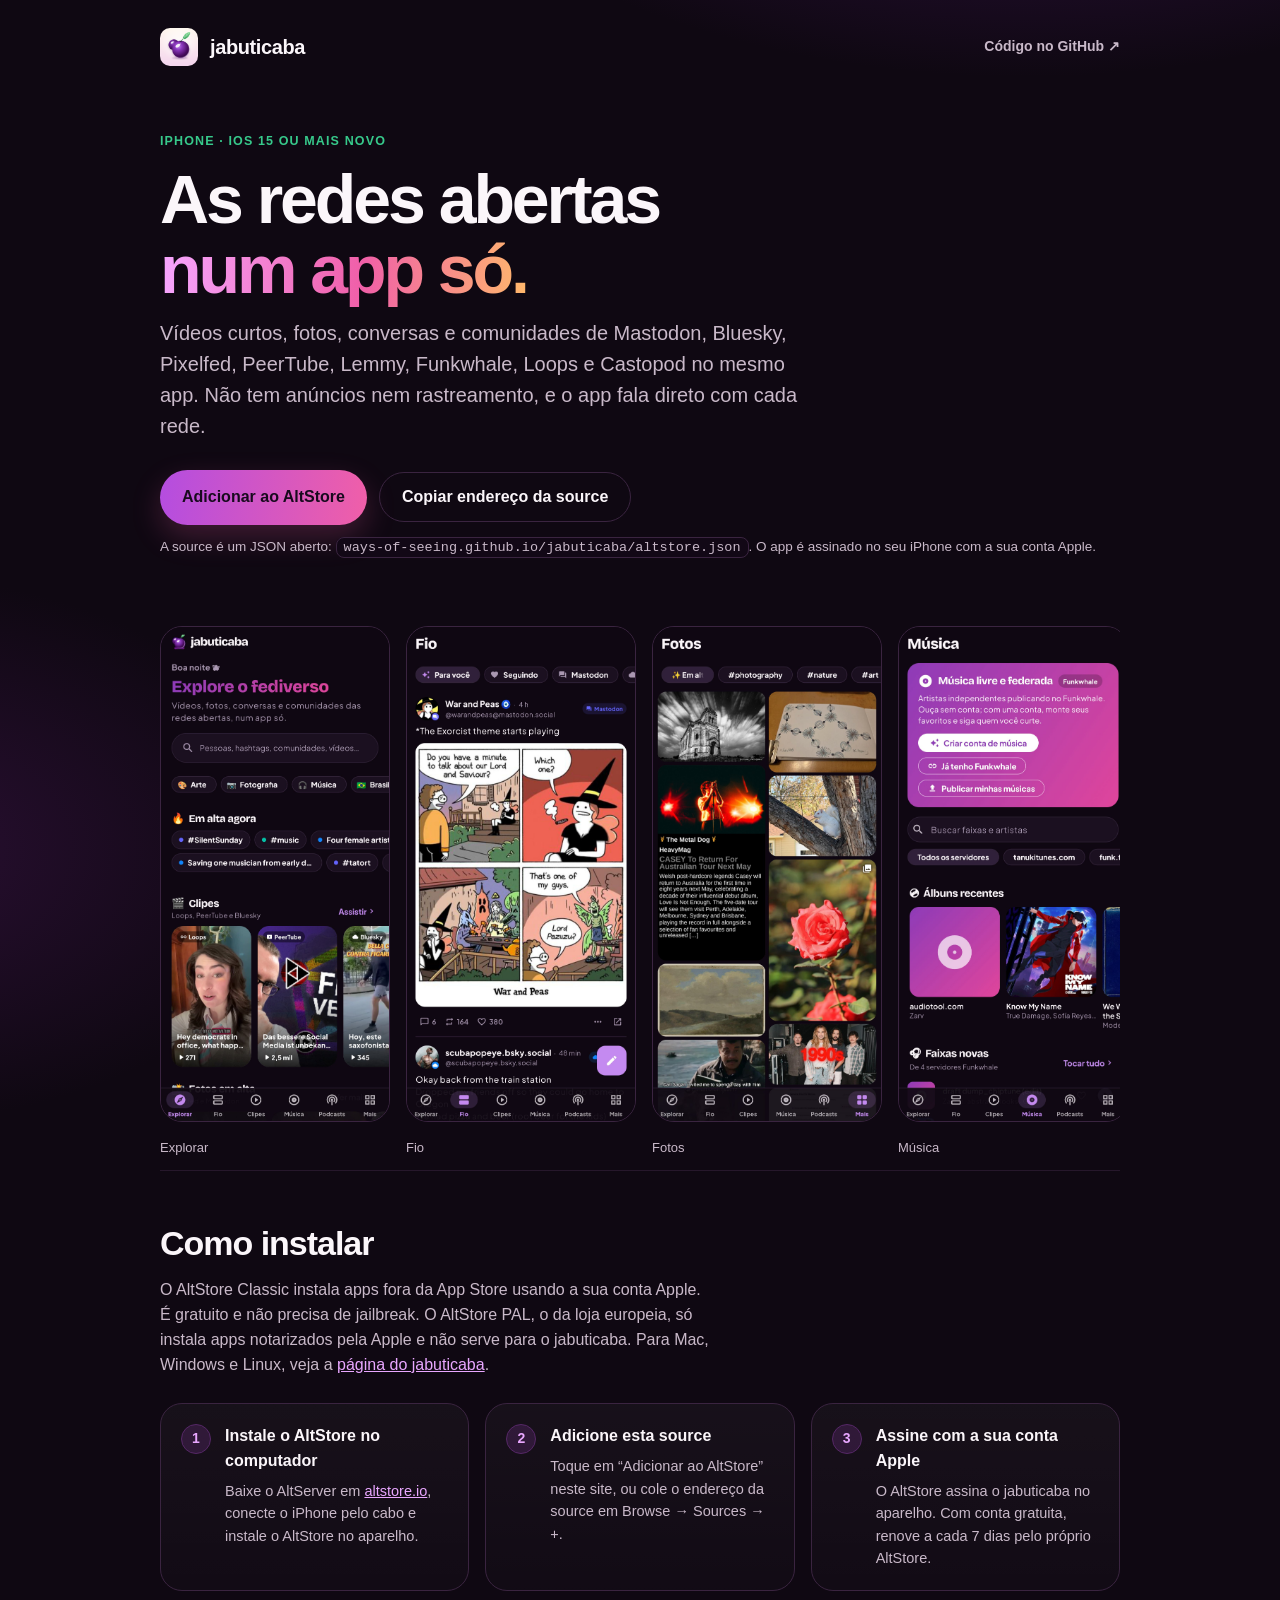
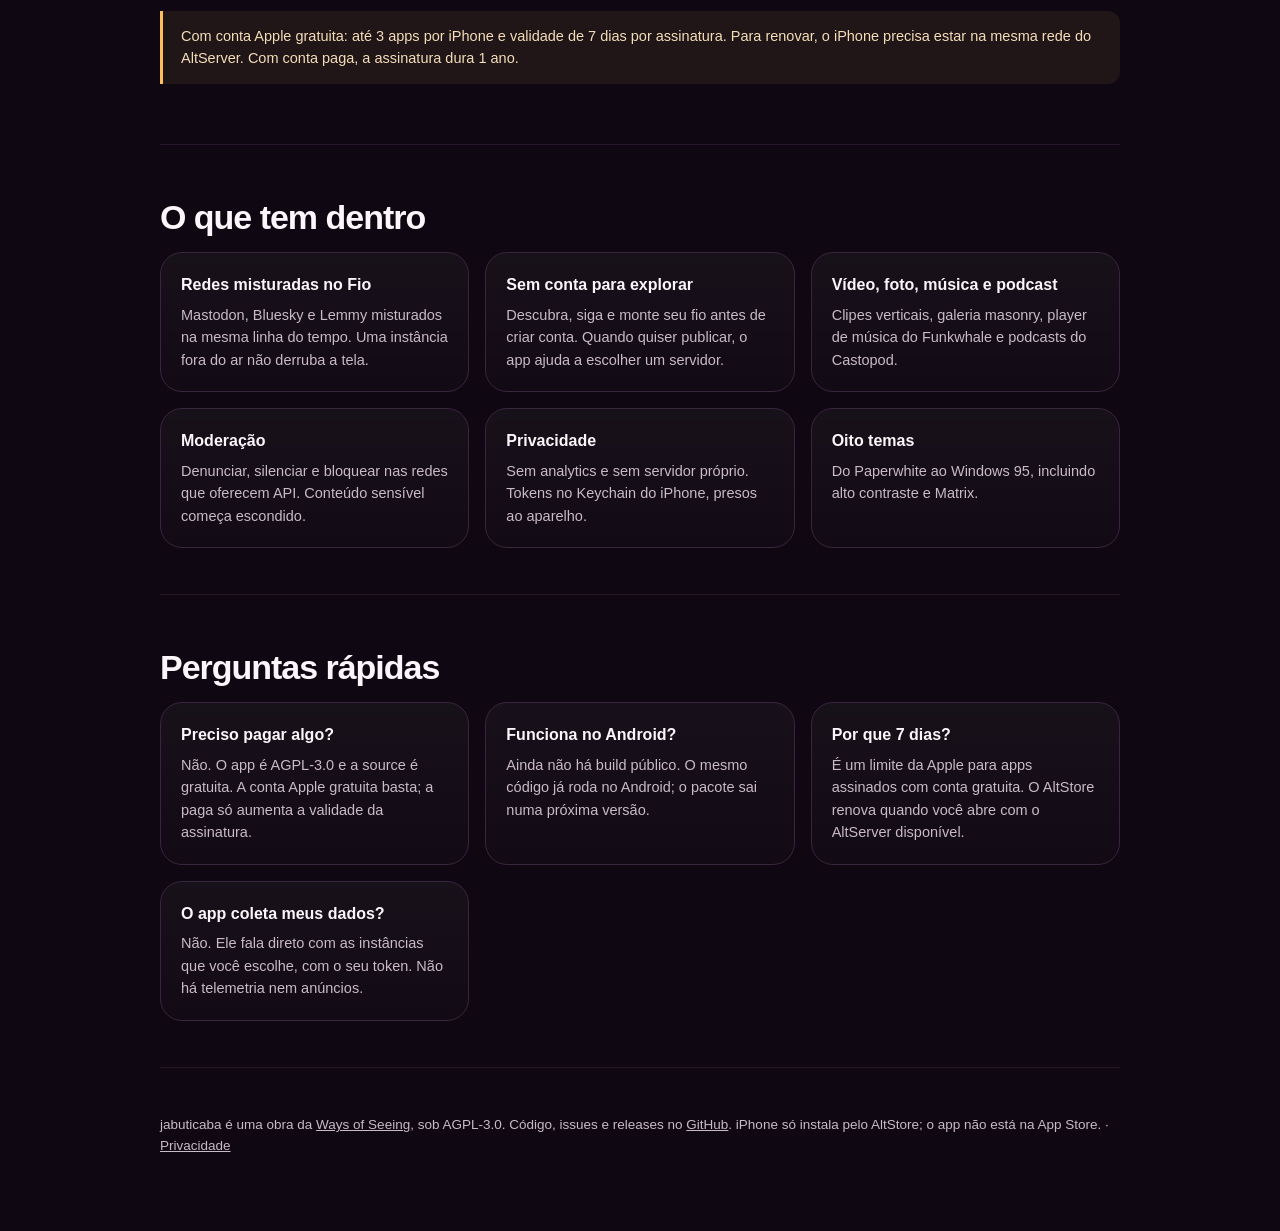
<file: site/iphone.html>
<!DOCTYPE html>
<html lang="pt-BR">
<head>
<meta charset="utf-8">
<meta name="viewport" content="width=device-width, initial-scale=1">
<title>jabuticaba · AltStore</title>
<meta name="description" content="Instale o jabuticaba no iPhone pelo AltStore. O explorador do fediverso: Mastodon, Bluesky, Pixelfed, PeerTube, Lemmy, Funkwhale, Loops e Castopod num app só.">
<meta name="theme-color" content="#0F0812">
<link rel="icon" type="image/png" href="icon.png">
<meta property="og:title" content="jabuticaba no AltStore">
<meta property="og:description" content="As redes abertas num app só. Instale no iPhone pelo AltStore.">
<meta property="og:image" content="icon.png">
<style>
  :root {
    --ink: #fbf6fa;
    --muted: #c9b9c9;
    --bg: #0f0812;
    --card: #1b1020;
    --line: #3a2440;
    --brand: #b44de0;
    --brand-2: #f05fa8;
    --leaf: #37c98b;
    --radius: 22px;
    --max: 960px;
    font-family: -apple-system, BlinkMacSystemFont, "Segoe UI", Roboto, "Helvetica Neue", Arial, sans-serif;
  }
  * { box-sizing: border-box; }
  html { scroll-behavior: smooth; }
  body {
    margin: 0;
    background:
      radial-gradient(1100px 600px at 80% -10%, #3a1450 0%, transparent 60%),
      radial-gradient(800px 500px at -10% 30%, #2a0f33 0%, transparent 55%),
      var(--bg);
    color: var(--ink);
    line-height: 1.55;
  }
  a { color: #e9a7ff; }
  .wrap { width: min(100% - 40px, var(--max)); margin-inline: auto; }
  header { padding: 28px 0 8px; }
  .top { display: flex; align-items: center; justify-content: space-between; gap: 16px; }
  .brand { display: flex; align-items: center; gap: 12px; color: inherit; text-decoration: none; font-weight: 800; font-size: 20px; letter-spacing: -.02em; }
  .brand img { width: 38px; height: 38px; border-radius: 10px; }
  .top a.ghost { color: var(--muted); text-decoration: none; font-size: 14px; font-weight: 600; }
  .top a.ghost:hover { color: var(--ink); }

  .hero { padding: 54px 0 34px; }
  .eyebrow {
    display: inline-flex; align-items: center; gap: 8px;
    font-size: 12.5px; font-weight: 800; letter-spacing: .09em; text-transform: uppercase;
    color: var(--leaf); margin: 0 0 14px;
  }
  h1 {
    margin: 0 0 14px;
    font-size: clamp(40px, 8vw, 68px);
    line-height: 1.02;
    letter-spacing: -.045em;
  }
  h1 .grad {
    background: linear-gradient(92deg, #f6a6ff 0%, var(--brand-2) 55%, #ffb86b 100%);
    -webkit-background-clip: text; background-clip: text; color: transparent;
  }
  .lede { max-width: 60ch; margin: 0; color: var(--muted); font-size: clamp(17px, 2.4vw, 20px); }
  .cta { display: flex; flex-wrap: wrap; gap: 12px; align-items: center; margin-top: 28px; }
  .button {
    display: inline-flex; align-items: center; gap: 10px;
    padding: 15px 22px; border-radius: 999px;
    background: linear-gradient(96deg, var(--brand) 0%, var(--brand-2) 100%);
    color: #180a1e; font-weight: 800; font-size: 16px; text-decoration: none;
    box-shadow: 0 12px 30px rgba(240, 95, 168, .22);
    border: 0; cursor: pointer;
  }
  .button:hover { filter: brightness(1.06); }
  .button.secondary {
    background: transparent; color: var(--ink);
    border: 1px solid var(--line); box-shadow: none;
  }
  .meta { color: var(--muted); font-size: 13.5px; margin-top: 12px; }

  .shots {
    display: grid; grid-auto-flow: column; grid-auto-columns: minmax(230px, 1fr);
    gap: 16px; overflow-x: auto; padding: 20px 0 12px;
    scroll-snap-type: x mandatory;
  }
  .shots img {
    width: 100%; height: auto; border-radius: var(--radius);
    border: 1px solid var(--line);
    scroll-snap-align: start;
    background: #000;
  }
  .shots figure { margin: 0; }
  .shots figcaption { color: var(--muted); font-size: 13px; margin-top: 8px; }

  section { padding: 46px 0; border-top: 1px solid rgba(58, 36, 64, .55); }
  h2 { font-size: clamp(26px, 4vw, 34px); letter-spacing: -.03em; margin: 0 0 8px; }
  .sub { color: var(--muted); margin: 0 0 26px; max-width: 62ch; }
  .grid { display: grid; gap: 16px; grid-template-columns: repeat(auto-fit, minmax(250px, 1fr)); }
  .card {
    background: linear-gradient(180deg, rgba(255,255,255,.035), rgba(255,255,255,.01));
    border: 1px solid var(--line); border-radius: var(--radius); padding: 20px;
  }
  .card h3 { margin: 0 0 6px; font-size: 16px; }
  .card p { margin: 0; color: var(--muted); font-size: 14.5px; }
  .step { display: flex; gap: 14px; align-items: flex-start; }
  .num {
    flex: none; width: 30px; height: 30px; border-radius: 50%;
    display: grid; place-items: center; font-weight: 800; font-size: 14px;
    background: rgba(180, 77, 224, .16); color: #e9a7ff; border: 1px solid #552766;
  }
  code {
    background: #120816; border: 1px solid var(--line); border-radius: 8px;
    padding: 2px 7px; font-size: 13.5px; overflow-wrap: anywhere;
  }
  .notice {
    border-left: 3px solid #ffbe5c; background: rgba(255, 190, 92, .07);
    padding: 14px 18px; border-radius: 0 12px 12px 0; color: #f3ddb9; font-size: 14.5px;
  }
  footer { padding: 34px 0 60px; color: var(--muted); font-size: 13.5px; border-top: 1px solid rgba(58,36,64,.55); }
  footer a { color: var(--muted); }
  .sr { position: absolute; width: 1px; height: 1px; overflow: hidden; clip: rect(0 0 0 0); }
  @media (prefers-reduced-motion: reduce) { html { scroll-behavior: auto; } }
</style>
</head>
<body>
<div class="wrap">
  <header>
    <div class="top">
      <a class="brand" href="./"><img src="icon.png" alt=""> jabuticaba</a>
      <a class="ghost" href="https://github.com/Ways-of-Seeing/jabuticaba">Código no GitHub ↗</a>
    </div>
  </header>

  <main>
    <div class="hero">
      <p class="eyebrow">iPhone · iOS 15 ou mais novo</p>
      <h1>As redes abertas<br><span class="grad">num app só.</span></h1>
      <p class="lede">
        Vídeos curtos, fotos, conversas e comunidades de Mastodon, Bluesky, Pixelfed,
        PeerTube, Lemmy, Funkwhale, Loops e Castopod no mesmo app. Não tem anúncios nem rastreamento, e o app fala direto com cada rede.
      </p>
      <div class="cta">
        <a class="button" href="altstore://source?url=https%3A%2F%2Fways-of-seeing.github.io%2Fjabuticaba%2Faltstore.json">
          Adicionar ao AltStore
        </a>
        <button class="button secondary" id="copy" type="button">Copiar endereço da source</button>
      </div>
      <p class="meta">
        A source é um JSON aberto: <code>ways-of-seeing.github.io/jabuticaba/altstore.json</code>.
        O app é assinado no seu iPhone com a sua conta Apple.
      </p>
      <p class="sr" id="status" role="status" aria-live="polite"></p>
    </div>

    <div class="shots" aria-label="Capturas do app">
      <figure><img src="screenshots/explorar.jpg" alt="Tela Explorar com tendências, clipes e fotos"><figcaption>Explorar</figcaption></figure>
      <figure><img src="screenshots/fio.jpg" alt="Fio com posts do Mastodon e do Bluesky"><figcaption>Fio</figcaption></figure>
      <figure><img src="screenshots/fotos.jpg" alt="Grade de fotos"><figcaption>Fotos</figcaption></figure>
      <figure><img src="screenshots/musica.jpg" alt="Aba de música"><figcaption>Música</figcaption></figure>
      <figure><img src="screenshots/onboarding.jpg" alt="Primeira tela do app"><figcaption>Sem conta para começar</figcaption></figure>
      <figure><img src="screenshots/visual.jpg" alt="Seletor de temas"><figcaption>Oito temas</figcaption></figure>
    </div>

    <section>
      <h2>Como instalar</h2>
      <p class="sub">O AltStore Classic instala apps fora da App Store usando a sua conta Apple. É gratuito e não precisa de jailbreak. O AltStore PAL, o da loja europeia, só instala apps notarizados pela Apple e não serve para o jabuticaba. Para Mac, Windows e Linux, veja a <a href="./#baixar">página do jabuticaba</a>.</p>
      <div class="grid">
        <div class="card step"><span class="num">1</span><div><h3>Instale o AltStore no computador</h3><p>Baixe o AltServer em <a href="https://altstore.io">altstore.io</a>, conecte o iPhone pelo cabo e instale o AltStore no aparelho.</p></div></div>
        <div class="card step"><span class="num">2</span><div><h3>Adicione esta source</h3><p>Toque em “Adicionar ao AltStore” neste site, ou cole o endereço da source em Browse → Sources → +.</p></div></div>
        <div class="card step"><span class="num">3</span><div><h3>Assine com a sua conta Apple</h3><p>O AltStore assina o jabuticaba no aparelho. Com conta gratuita, renove a cada 7 dias pelo próprio AltStore.</p></div></div>
      </div>
      <p class="notice" style="margin-top:20px">
        Com conta Apple gratuita: até 3 apps por iPhone e validade de 7 dias por assinatura.
        Para renovar, o iPhone precisa estar na mesma rede do AltServer. Com conta paga,
        a assinatura dura 1 ano.
      </p>
    </section>

    <section>
      <h2>O que tem dentro</h2>
      <div class="grid">
        <div class="card"><h3>Redes misturadas no Fio</h3><p>Mastodon, Bluesky e Lemmy misturados na mesma linha do tempo. Uma instância fora do ar não derruba a tela.</p></div>
        <div class="card"><h3>Sem conta para explorar</h3><p>Descubra, siga e monte seu fio antes de criar conta. Quando quiser publicar, o app ajuda a escolher um servidor.</p></div>
        <div class="card"><h3>Vídeo, foto, música e podcast</h3><p>Clipes verticais, galeria masonry, player de música do Funkwhale e podcasts do Castopod.</p></div>
        <div class="card"><h3>Moderação</h3><p>Denunciar, silenciar e bloquear nas redes que oferecem API. Conteúdo sensível começa escondido.</p></div>
        <div class="card"><h3>Privacidade</h3><p>Sem analytics e sem servidor próprio. Tokens no Keychain do iPhone, presos ao aparelho.</p></div>
        <div class="card"><h3>Oito temas</h3><p>Do Paperwhite ao Windows 95, incluindo alto contraste e Matrix.</p></div>
      </div>
    </section>

    <section>
      <h2>Perguntas rápidas</h2>
      <div class="grid">
        <div class="card"><h3>Preciso pagar algo?</h3><p>Não. O app é AGPL-3.0 e a source é gratuita. A conta Apple gratuita basta; a paga só aumenta a validade da assinatura.</p></div>
        <div class="card"><h3>Funciona no Android?</h3><p>Ainda não há build público. O mesmo código já roda no Android; o pacote sai numa próxima versão.</p></div>
        <div class="card"><h3>Por que 7 dias?</h3><p>É um limite da Apple para apps assinados com conta gratuita. O AltStore renova quando você abre com o AltServer disponível.</p></div>
        <div class="card"><h3>O app coleta meus dados?</h3><p>Não. Ele fala direto com as instâncias que você escolhe, com o seu token. Não há telemetria nem anúncios.</p></div>
      </div>
    </section>
  </main>

  <footer>
    <p>jabuticaba é uma obra da <a href="https://ways-of-seeing.github.io">Ways of Seeing</a>, sob AGPL-3.0.
    Código, issues e releases no <a href="https://github.com/Ways-of-Seeing/jabuticaba">GitHub</a>.
    iPhone só instala pelo AltStore; o app não está na App Store. ·
    <a href="privacidade.html">Privacidade</a></p>
  </footer>
</div>
<script>
  const btn = document.getElementById('copy');
  const status = document.getElementById('status');
  const url = 'https://ways-of-seeing.github.io/jabuticaba/altstore.json';
  btn.addEventListener('click', async () => {
    try {
      await navigator.clipboard.writeText(url);
      status.textContent = 'Endereço copiado.';
      btn.textContent = 'Copiado ✓';
      setTimeout(() => { btn.textContent = 'Copiar endereço da source'; }, 1800);
    } catch {
      status.textContent = 'Não foi possível copiar. O endereço é ' + url;
    }
  });
</script>
</body>
</html>
</file>
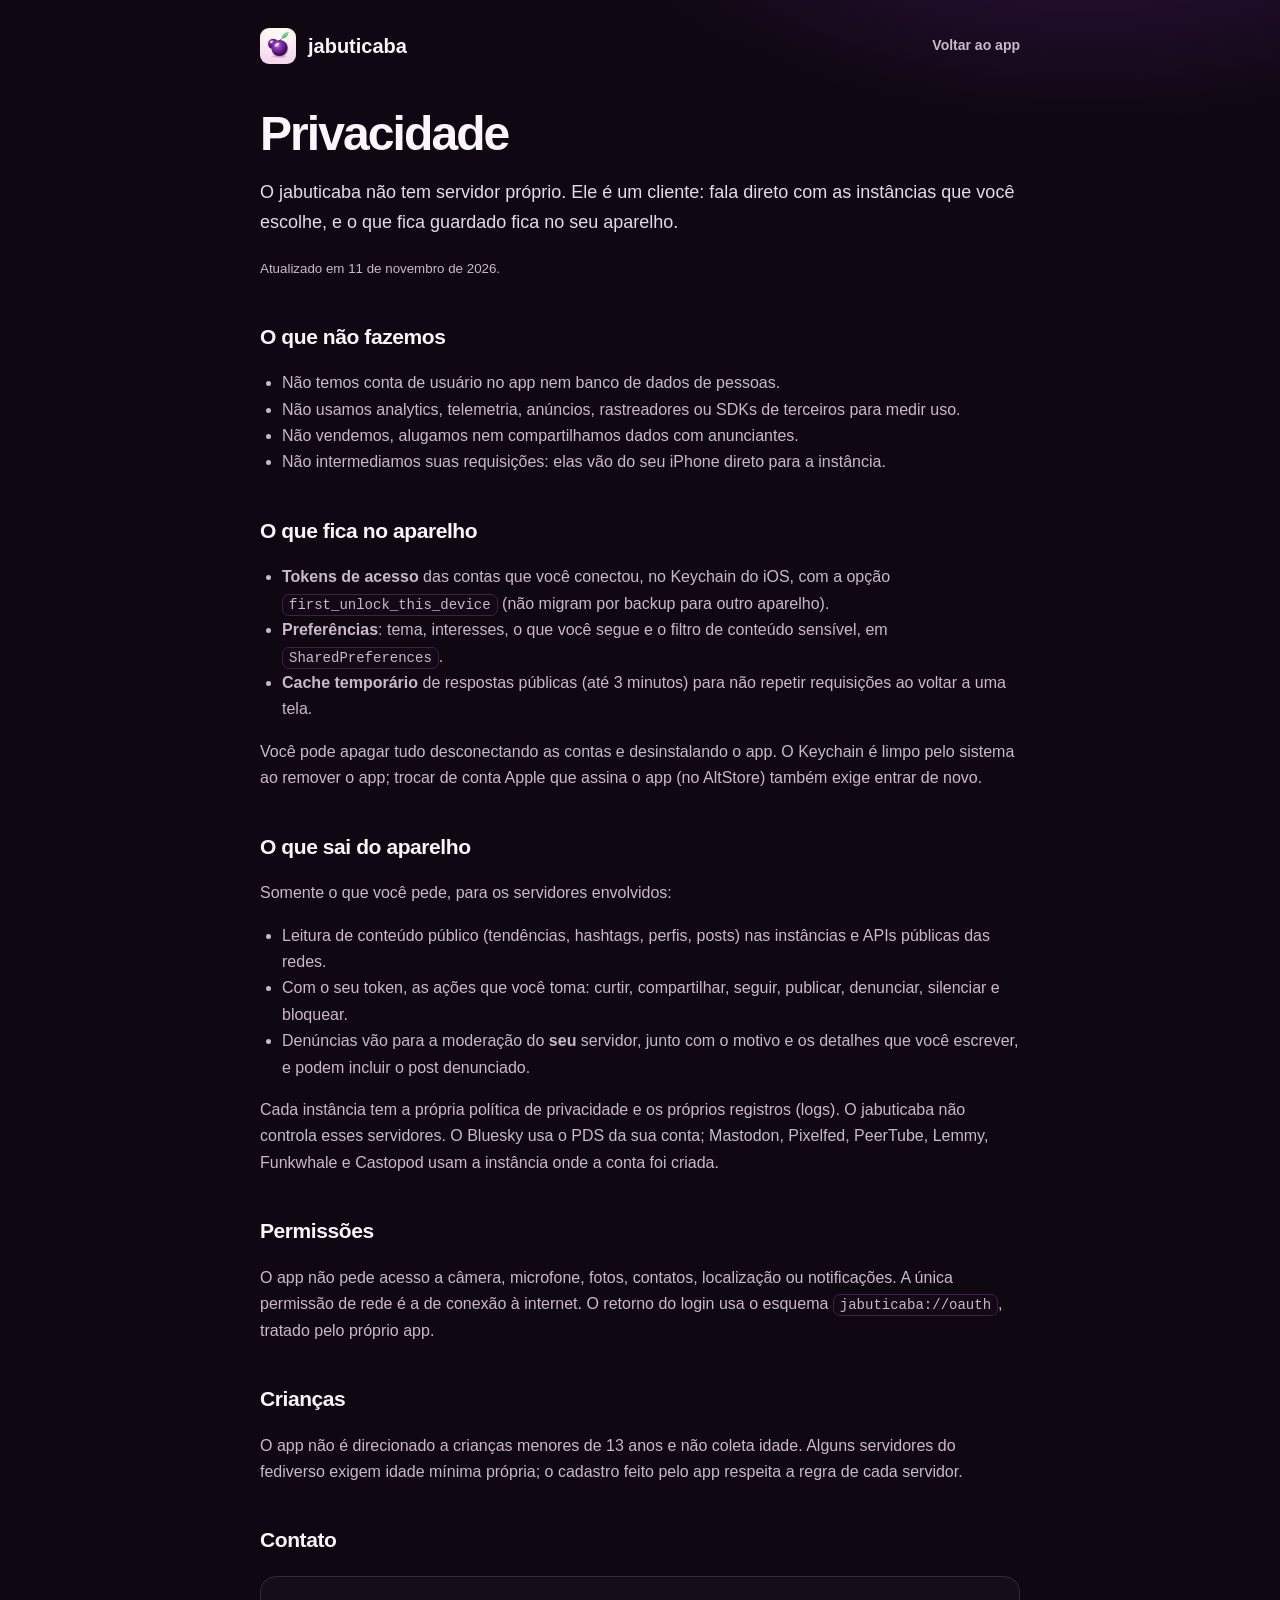
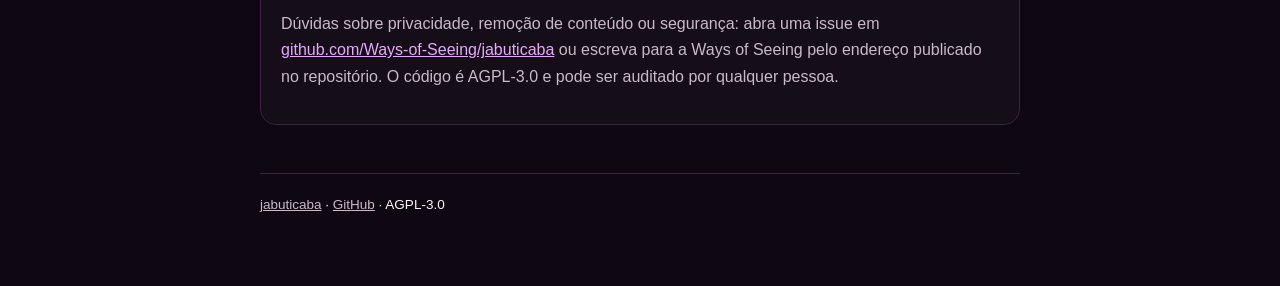
<file: site/privacidade.html>
<!DOCTYPE html>
<html lang="pt-BR">
<head>
<meta charset="utf-8">
<meta name="viewport" content="width=device-width, initial-scale=1">
<title>Privacidade · jabuticaba</title>
<meta name="description" content="Política de privacidade do jabuticaba: sem servidor próprio, sem analytics, sem anúncios. Seus dados ficam no seu aparelho.">
<meta name="theme-color" content="#0F0812">
<link rel="icon" type="image/png" href="icon.png">
<style>
  :root{--ink:#fbf6fa;--muted:#c9b9c9;--line:#3a2440;--bg:#0f0812;--brand:#b44de0;
  font-family:-apple-system,BlinkMacSystemFont,"Segoe UI",Roboto,"Helvetica Neue",Arial,sans-serif}
  *{box-sizing:border-box}body{margin:0;background:radial-gradient(900px 520px at 85% -10%,#3a1450 0%,transparent 60%),var(--bg);color:var(--ink);line-height:1.65}
  .wrap{width:min(100% - 40px,760px);margin-inline:auto;padding:28px 0 70px}
  .top{display:flex;align-items:center;justify-content:space-between;gap:16px;margin-bottom:44px}
  .brand{display:flex;align-items:center;gap:12px;font-weight:800;font-size:20px}.brand img{width:36px;height:36px;border-radius:9px}
  a{color:#e9a7ff}.top a{color:var(--muted);text-decoration:none;font-size:14px;font-weight:600}
  h1{font-size:clamp(34px,7vw,48px);letter-spacing:-.04em;line-height:1.08;margin:0 0 10px}
  h2{font-size:21px;letter-spacing:-.02em;margin:38px 0 8px}
  p,li{color:var(--muted);font-size:16px}
  .lede{font-size:18px;color:#e6dbe6}
  ul{padding-left:22px}
  code{background:#120816;border:1px solid var(--line);border-radius:7px;padding:2px 6px;font-size:14px}
  .box{border:1px solid var(--line);border-radius:16px;padding:18px 20px;background:rgba(255,255,255,.025);margin:18px 0}
  footer{margin-top:48px;padding-top:20px;border-top:1px solid var(--line);font-size:13.5px}
  footer a{color:var(--muted)}
</style>
</head>
<body><div class="wrap">
  <header class="top">
    <div class="brand"><img src="icon.png" alt=""> jabuticaba</div>
    <a href="./">Voltar ao app</a>
  </header>
  <main>
    <h1>Privacidade</h1>
    <p class="lede">O jabuticaba não tem servidor próprio. Ele é um cliente: fala direto com as instâncias que você escolhe, e o que fica guardado fica no seu aparelho.</p>
    <p><small>Atualizado em 11 de novembro de 2026.</small></p>

    <h2>O que não fazemos</h2>
    <ul>
      <li>Não temos conta de usuário no app nem banco de dados de pessoas.</li>
      <li>Não usamos analytics, telemetria, anúncios, rastreadores ou SDKs de terceiros para medir uso.</li>
      <li>Não vendemos, alugamos nem compartilhamos dados com anunciantes.</li>
      <li>Não intermediamos suas requisições: elas vão do seu iPhone direto para a instância.</li>
    </ul>

    <h2>O que fica no aparelho</h2>
    <ul>
      <li><strong>Tokens de acesso</strong> das contas que você conectou, no Keychain do iOS, com a opção <code>first_unlock_this_device</code> (não migram por backup para outro aparelho).</li>
      <li><strong>Preferências</strong>: tema, interesses, o que você segue e o filtro de conteúdo sensível, em <code>SharedPreferences</code>.</li>
      <li><strong>Cache temporário</strong> de respostas públicas (até 3 minutos) para não repetir requisições ao voltar a uma tela.</li>
    </ul>
    <p>Você pode apagar tudo desconectando as contas e desinstalando o app. O Keychain é limpo pelo sistema ao remover o app; trocar de conta Apple que assina o app (no AltStore) também exige entrar de novo.</p>

    <h2>O que sai do aparelho</h2>
    <p>Somente o que você pede, para os servidores envolvidos:</p>
    <ul>
      <li>Leitura de conteúdo público (tendências, hashtags, perfis, posts) nas instâncias e APIs públicas das redes.</li>
      <li>Com o seu token, as ações que você toma: curtir, compartilhar, seguir, publicar, denunciar, silenciar e bloquear.</li>
      <li>Denúncias vão para a moderação do <strong>seu</strong> servidor, junto com o motivo e os detalhes que você escrever, e podem incluir o post denunciado.</li>
    </ul>
    <p>Cada instância tem a própria política de privacidade e os próprios registros (logs). O jabuticaba não controla esses servidores. O Bluesky usa o PDS da sua conta; Mastodon, Pixelfed, PeerTube, Lemmy, Funkwhale e Castopod usam a instância onde a conta foi criada.</p>

    <h2>Permissões</h2>
    <p>O app não pede acesso a câmera, microfone, fotos, contatos, localização ou notificações. A única permissão de rede é a de conexão à internet. O retorno do login usa o esquema <code>jabuticaba://oauth</code>, tratado pelo próprio app.</p>

    <h2>Crianças</h2>
    <p>O app não é direcionado a crianças menores de 13 anos e não coleta idade. Alguns servidores do fediverso exigem idade mínima própria; o cadastro feito pelo app respeita a regra de cada servidor.</p>

    <h2>Contato</h2>
    <div class="box">
      <p>Dúvidas sobre privacidade, remoção de conteúdo ou segurança: abra uma issue em
      <a href="https://github.com/Ways-of-Seeing/jabuticaba/issues">github.com/Ways-of-Seeing/jabuticaba</a>
      ou escreva para a Ways of Seeing pelo endereço publicado no repositório. O código é AGPL-3.0 e pode ser auditado por qualquer pessoa.</p>
    </div>
  </main>
  <footer><a href="./">jabuticaba</a> · <a href="https://github.com/Ways-of-Seeing/jabuticaba">GitHub</a> · AGPL-3.0</footer>
</div></body></html>
</file>
